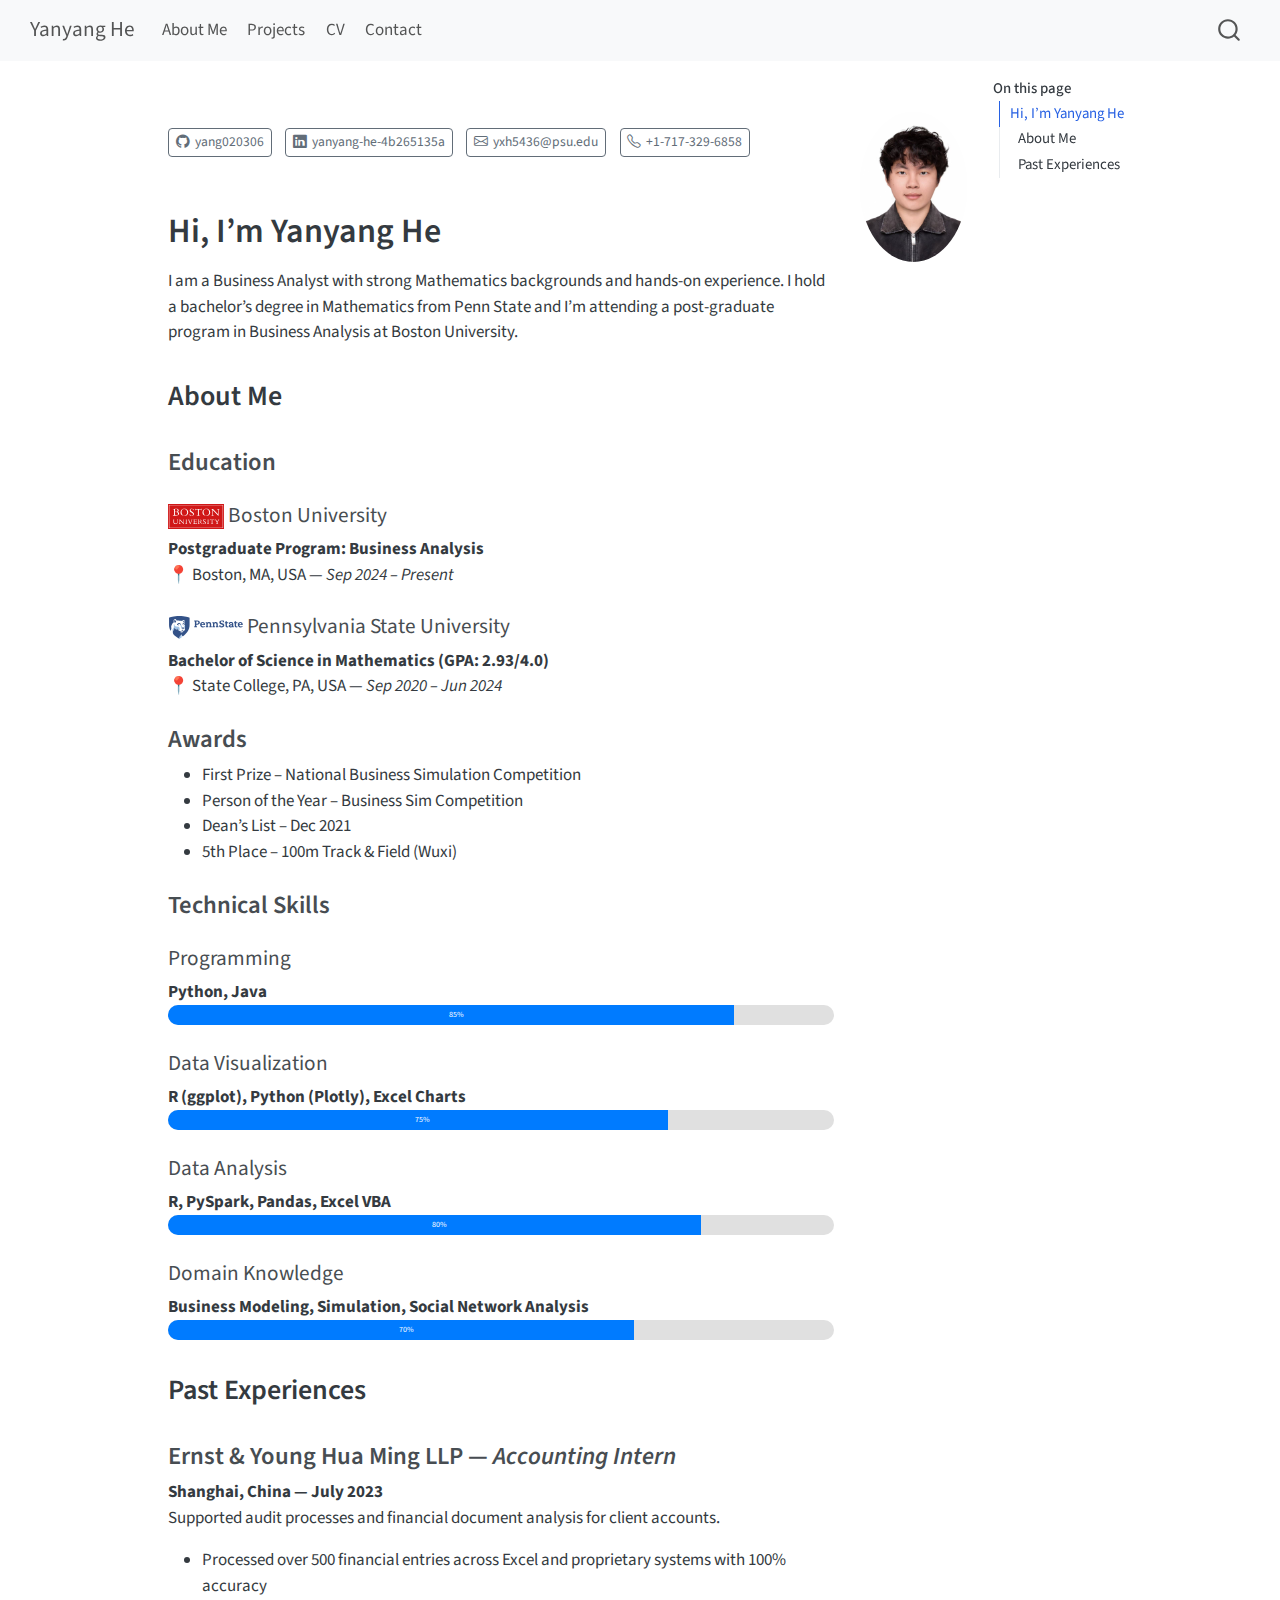
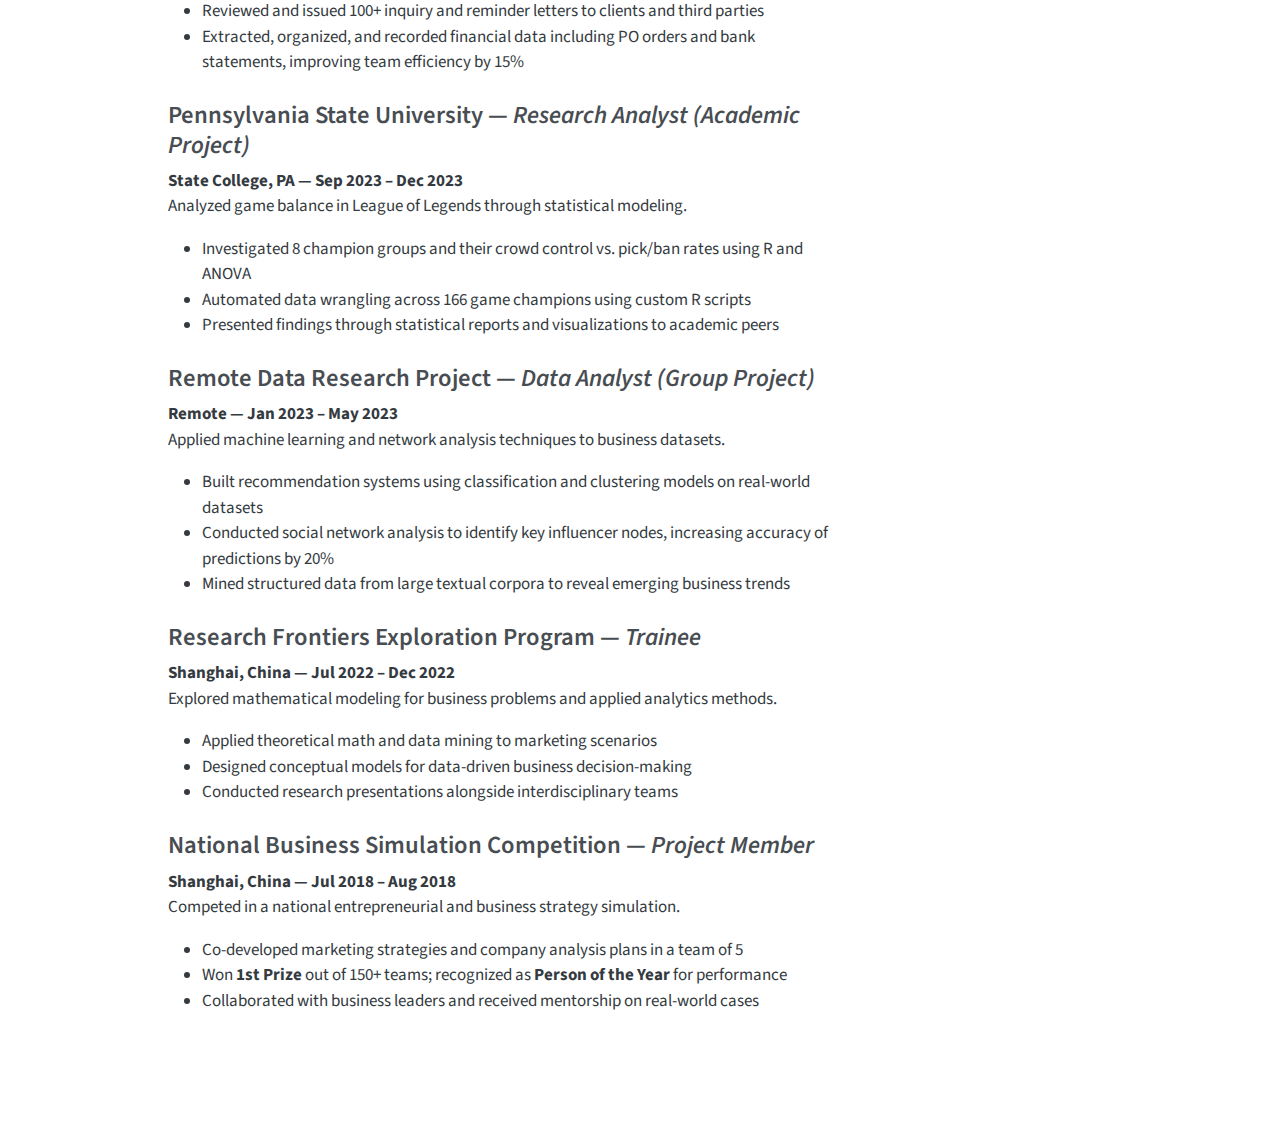
<file: index.html>
<!DOCTYPE html>
<html xmlns="http://www.w3.org/1999/xhtml" lang="en" xml:lang="en"><head>

<meta charset="utf-8">
<meta name="generator" content="quarto-1.6.43">

<meta name="viewport" content="width=device-width, initial-scale=1.0, user-scalable=yes">


<title>Yanyang He</title>
<style>
code{white-space: pre-wrap;}
span.smallcaps{font-variant: small-caps;}
div.columns{display: flex; gap: min(4vw, 1.5em);}
div.column{flex: auto; overflow-x: auto;}
div.hanging-indent{margin-left: 1.5em; text-indent: -1.5em;}
ul.task-list{list-style: none;}
ul.task-list li input[type="checkbox"] {
  width: 0.8em;
  margin: 0 0.8em 0.2em -1em; /* quarto-specific, see https://github.com/quarto-dev/quarto-cli/issues/4556 */ 
  vertical-align: middle;
}
</style>


<script src="site_libs/quarto-nav/quarto-nav.js"></script>
<script src="site_libs/quarto-nav/headroom.min.js"></script>
<script src="site_libs/clipboard/clipboard.min.js"></script>
<script src="site_libs/quarto-search/autocomplete.umd.js"></script>
<script src="site_libs/quarto-search/fuse.min.js"></script>
<script src="site_libs/quarto-search/quarto-search.js"></script>
<meta name="quarto:offset" content="./">
<script src="site_libs/quarto-html/quarto.js"></script>
<script src="site_libs/quarto-html/popper.min.js"></script>
<script src="site_libs/quarto-html/tippy.umd.min.js"></script>
<link href="site_libs/quarto-html/tippy.css" rel="stylesheet">
<link href="site_libs/quarto-html/quarto-syntax-highlighting-d4d76bf8491c20bad77d141916dc28e1.css" rel="stylesheet" id="quarto-text-highlighting-styles">
<script src="site_libs/bootstrap/bootstrap.min.js"></script>
<link href="site_libs/bootstrap/bootstrap-icons.css" rel="stylesheet">
<link href="site_libs/bootstrap/bootstrap-8647a4a42273f773479d27c00df3f9ed.min.css" rel="stylesheet" append-hash="true" id="quarto-bootstrap" data-mode="light">
<script id="quarto-search-options" type="application/json">{
  "location": "navbar",
  "copy-button": false,
  "collapse-after": 3,
  "panel-placement": "end",
  "type": "overlay",
  "limit": 50,
  "keyboard-shortcut": [
    "f",
    "/",
    "s"
  ],
  "show-item-context": false,
  "language": {
    "search-no-results-text": "No results",
    "search-matching-documents-text": "matching documents",
    "search-copy-link-title": "Copy link to search",
    "search-hide-matches-text": "Hide additional matches",
    "search-more-match-text": "more match in this document",
    "search-more-matches-text": "more matches in this document",
    "search-clear-button-title": "Clear",
    "search-text-placeholder": "",
    "search-detached-cancel-button-title": "Cancel",
    "search-submit-button-title": "Submit",
    "search-label": "Search"
  }
}</script>


<link rel="stylesheet" href="styles.css">
</head>

<body class="nav-fixed">

<div id="quarto-search-results"></div>
  <header id="quarto-header" class="headroom fixed-top">
    <nav class="navbar navbar-expand-lg " data-bs-theme="dark">
      <div class="navbar-container container-fluid">
      <div class="navbar-brand-container mx-auto">
    <a class="navbar-brand" href="./index.html">
    <span class="navbar-title">Yanyang He</span>
    </a>
  </div>
            <div id="quarto-search" class="" title="Search"></div>
          <button class="navbar-toggler" type="button" data-bs-toggle="collapse" data-bs-target="#navbarCollapse" aria-controls="navbarCollapse" role="menu" aria-expanded="false" aria-label="Toggle navigation" onclick="if (window.quartoToggleHeadroom) { window.quartoToggleHeadroom(); }">
  <span class="navbar-toggler-icon"></span>
</button>
          <div class="collapse navbar-collapse" id="navbarCollapse">
            <ul class="navbar-nav navbar-nav-scroll me-auto">
  <li class="nav-item">
    <a class="nav-link" href="./about.html"> 
<span class="menu-text">About Me</span></a>
  </li>  
  <li class="nav-item">
    <a class="nav-link" href="./projects.html"> 
<span class="menu-text">Projects</span></a>
  </li>  
  <li class="nav-item">
    <a class="nav-link" href="./cv.html"> 
<span class="menu-text">CV</span></a>
  </li>  
  <li class="nav-item">
    <a class="nav-link" href="./contact.html"> 
<span class="menu-text">Contact</span></a>
  </li>  
</ul>
          </div> <!-- /navcollapse -->
            <div class="quarto-navbar-tools">
</div>
      </div> <!-- /container-fluid -->
    </nav>
</header>
<!-- content -->
<div id="quarto-content" class="quarto-container page-columns page-rows-contents page-layout-article page-navbar">
<!-- sidebar -->
<!-- margin-sidebar -->
    <div id="quarto-margin-sidebar" class="sidebar margin-sidebar">
        <nav id="TOC" role="doc-toc" class="toc-active">
    <h2 id="toc-title">On this page</h2>
  <ul>
  <li><a href="#hi-im-yanyang-he" id="toc-hi-im-yanyang-he" class="nav-link active" data-scroll-target="#hi-im-yanyang-he">Hi, I’m Yanyang He</a>
  <ul class="collapse">
  <li><a href="#about-me" id="toc-about-me" class="nav-link" data-scroll-target="#about-me">About Me</a>
  <ul class="collapse">
  <li><a href="#education" id="toc-education" class="nav-link" data-scroll-target="#education">Education</a></li>
  <li><a href="#awards" id="toc-awards" class="nav-link" data-scroll-target="#awards">Awards</a></li>
  <li><a href="#technical-skills" id="toc-technical-skills" class="nav-link" data-scroll-target="#technical-skills">Technical Skills</a></li>
  </ul></li>
  <li><a href="#past-experiences" id="toc-past-experiences" class="nav-link" data-scroll-target="#past-experiences">Past Experiences</a>
  <ul class="collapse">
  <li><a href="#ernst-young-hua-ming-llp-accounting-intern" id="toc-ernst-young-hua-ming-llp-accounting-intern" class="nav-link" data-scroll-target="#ernst-young-hua-ming-llp-accounting-intern">Ernst &amp; Young Hua Ming LLP — <em>Accounting Intern</em></a></li>
  <li><a href="#pennsylvania-state-university-research-analyst-academic-project" id="toc-pennsylvania-state-university-research-analyst-academic-project" class="nav-link" data-scroll-target="#pennsylvania-state-university-research-analyst-academic-project">Pennsylvania State University — <em>Research Analyst (Academic Project)</em></a></li>
  <li><a href="#remote-data-research-project-data-analyst-group-project" id="toc-remote-data-research-project-data-analyst-group-project" class="nav-link" data-scroll-target="#remote-data-research-project-data-analyst-group-project">Remote Data Research Project — <em>Data Analyst (Group Project)</em></a></li>
  <li><a href="#research-frontiers-exploration-program-trainee" id="toc-research-frontiers-exploration-program-trainee" class="nav-link" data-scroll-target="#research-frontiers-exploration-program-trainee">Research Frontiers Exploration Program — <em>Trainee</em></a></li>
  <li><a href="#national-business-simulation-competition-project-member" id="toc-national-business-simulation-competition-project-member" class="nav-link" data-scroll-target="#national-business-simulation-competition-project-member">National Business Simulation Competition — <em>Project Member</em></a></li>
  </ul></li>
  </ul></li>
  </ul>
</nav>
    </div>
<!-- main -->
<div class="quarto-about-solana column-body">
  <div class="about-entity">
    <div class="entity-contents">
      <header id="title-block-header" class="quarto-title-block"></header> <div class="about-links">
  <a href="https://github.com/yang020306" class="about-link" rel="" target="">
    <i class="bi bi-github"></i>
     <span class="about-link-text">yang020306</span>
  </a>
  <a href="https://www.linkedin.com/in/yanyang-he-4b265135a" class="about-link" rel="" target="">
    <i class="bi bi-linkedin"></i>
     <span class="about-link-text">yanyang-he-4b265135a</span>
  </a>
  <a href="mailto:yxh5436@psu.edu" class="about-link" rel="" target="">
    <i class="bi bi-envelope"></i>
     <span class="about-link-text">yxh5436@psu.edu</span>
  </a>
  <a href="tel:+17173296858" class="about-link" rel="" target="">
    <i class="bi bi-telephone"></i>
     <span class="about-link-text">+1-717-329-6858</span>
  </a>
</div>
      <div class="about-contents"><main class="content" id="quarto-document-content">

<section id="hi-im-yanyang-he" class="level1">
<h1>Hi, I’m Yanyang He</h1>
<p>I am a Business Analyst with strong Mathematics backgrounds and hands-on experience. I hold a bachelor’s degree in Mathematics from Penn State and I’m attending a post-graduate program in Business Analysis at Boston University.</p>
<section id="about-me" class="level2">
<h2 data-anchor-id="about-me">About Me</h2>
<section id="education" class="level3">
<h3 data-anchor-id="education">Education</h3>
<section id="boston-university" class="level4">
<h4 data-anchor-id="boston-university"><img src="bu.svg" alt="BU logo" style="height: 25px; vertical-align: middle;"> Boston University</h4>
<p><strong>Postgraduate Program: Business Analysis</strong><br>
📍 Boston, MA, USA — <em>Sep 2024 – Present</em></p>
</section>
<section id="pennsylvania-state-university" class="level4">
<h4 data-anchor-id="pennsylvania-state-university"><img src="psu.svg" alt="PSU logo" style="height: 25px; vertical-align: middle;"> Pennsylvania State University</h4>
<p><strong>Bachelor of Science in Mathematics (GPA: 2.93/4.0)</strong><br>
📍 State College, PA, USA — <em>Sep 2020 – Jun 2024</em></p>
</section>
</section>
<section id="awards" class="level3">
<h3 data-anchor-id="awards">Awards</h3>
<ul>
<li>First Prize – National Business Simulation Competition<br>
</li>
<li>Person of the Year – Business Sim Competition<br>
</li>
<li>Dean’s List – Dec 2021<br>
</li>
<li>5th Place – 100m Track &amp; Field (Wuxi)</li>
</ul>
</section>
<section id="technical-skills" class="level3">
<h3 data-anchor-id="technical-skills">Technical Skills</h3>
<section id="programming" class="level4">
<h4 data-anchor-id="programming">Programming</h4>
<strong>Python, Java</strong>
<div class="progress">
<div class="progress-bar" role="progressbar" style="width: 85%;">
85%
</div>
</div>
</section>
<section id="data-visualization" class="level4">
<h4 data-anchor-id="data-visualization">Data Visualization</h4>
<strong>R (ggplot), Python (Plotly), Excel Charts</strong>
<div class="progress">
<div class="progress-bar" role="progressbar" style="width: 75%;">
75%
</div>
</div>
</section>
<section id="data-analysis" class="level4">
<h4 data-anchor-id="data-analysis">Data Analysis</h4>
<strong>R, PySpark, Pandas, Excel VBA</strong>
<div class="progress">
<div class="progress-bar" role="progressbar" style="width: 80%;">
80%
</div>
</div>
</section>
<section id="domain-knowledge" class="level4">
<h4 data-anchor-id="domain-knowledge">Domain Knowledge</h4>
<strong>Business Modeling, Simulation, Social Network Analysis</strong>
<div class="progress">
<div class="progress-bar" role="progressbar" style="width: 70%;">
70%
</div>
</div>
</section>
</section>
</section>
<section id="past-experiences" class="level2">
<h2 data-anchor-id="past-experiences">Past Experiences</h2>
<section id="ernst-young-hua-ming-llp-accounting-intern" class="level3">
<h3 data-anchor-id="ernst-young-hua-ming-llp-accounting-intern">Ernst &amp; Young Hua Ming LLP — <em>Accounting Intern</em></h3>
<p><strong>Shanghai, China — July 2023</strong><br>
Supported audit processes and financial document analysis for client accounts.</p>
<ul>
<li>Processed over 500 financial entries across Excel and proprietary systems with 100% accuracy<br>
</li>
<li>Reviewed and issued 100+ inquiry and reminder letters to clients and third parties<br>
</li>
<li>Extracted, organized, and recorded financial data including PO orders and bank statements, improving team efficiency by 15%</li>
</ul>
</section>
<section id="pennsylvania-state-university-research-analyst-academic-project" class="level3">
<h3 data-anchor-id="pennsylvania-state-university-research-analyst-academic-project">Pennsylvania State University — <em>Research Analyst (Academic Project)</em></h3>
<p><strong>State College, PA — Sep 2023 – Dec 2023</strong><br>
Analyzed game balance in League of Legends through statistical modeling.</p>
<ul>
<li>Investigated 8 champion groups and their crowd control vs.&nbsp;pick/ban rates using R and ANOVA<br>
</li>
<li>Automated data wrangling across 166 game champions using custom R scripts<br>
</li>
<li>Presented findings through statistical reports and visualizations to academic peers</li>
</ul>
</section>
<section id="remote-data-research-project-data-analyst-group-project" class="level3">
<h3 data-anchor-id="remote-data-research-project-data-analyst-group-project">Remote Data Research Project — <em>Data Analyst (Group Project)</em></h3>
<p><strong>Remote — Jan 2023 – May 2023</strong><br>
Applied machine learning and network analysis techniques to business datasets.</p>
<ul>
<li>Built recommendation systems using classification and clustering models on real-world datasets<br>
</li>
<li>Conducted social network analysis to identify key influencer nodes, increasing accuracy of predictions by 20%<br>
</li>
<li>Mined structured data from large textual corpora to reveal emerging business trends</li>
</ul>
</section>
<section id="research-frontiers-exploration-program-trainee" class="level3">
<h3 data-anchor-id="research-frontiers-exploration-program-trainee">Research Frontiers Exploration Program — <em>Trainee</em></h3>
<p><strong>Shanghai, China — Jul 2022 – Dec 2022</strong><br>
Explored mathematical modeling for business problems and applied analytics methods.</p>
<ul>
<li>Applied theoretical math and data mining to marketing scenarios<br>
</li>
<li>Designed conceptual models for data-driven business decision-making<br>
</li>
<li>Conducted research presentations alongside interdisciplinary teams</li>
</ul>
</section>
<section id="national-business-simulation-competition-project-member" class="level3">
<h3 data-anchor-id="national-business-simulation-competition-project-member">National Business Simulation Competition — <em>Project Member</em></h3>
<p><strong>Shanghai, China — Jul 2018 – Aug 2018</strong><br>
Competed in a national entrepreneurial and business strategy simulation.</p>
<ul>
<li>Co-developed marketing strategies and company analysis plans in a team of 5<br>
</li>
<li>Won <strong>1st Prize</strong> out of 150+ teams; recognized as <strong>Person of the Year</strong> for performance<br>
</li>
<li>Collaborated with business leaders and received mentorship on real-world cases</li>
</ul>


</section>
</section>
</section>
</main></div>
    </div>
    <img src="me.png" class="about-image
  round " style="height: 150px; width: 150px;">
  </div>
</div>
 <!-- /main -->
<script id="quarto-html-after-body" type="application/javascript">
window.document.addEventListener("DOMContentLoaded", function (event) {
  const toggleBodyColorMode = (bsSheetEl) => {
    const mode = bsSheetEl.getAttribute("data-mode");
    const bodyEl = window.document.querySelector("body");
    if (mode === "dark") {
      bodyEl.classList.add("quarto-dark");
      bodyEl.classList.remove("quarto-light");
    } else {
      bodyEl.classList.add("quarto-light");
      bodyEl.classList.remove("quarto-dark");
    }
  }
  const toggleBodyColorPrimary = () => {
    const bsSheetEl = window.document.querySelector("link#quarto-bootstrap");
    if (bsSheetEl) {
      toggleBodyColorMode(bsSheetEl);
    }
  }
  toggleBodyColorPrimary();  
  const isCodeAnnotation = (el) => {
    for (const clz of el.classList) {
      if (clz.startsWith('code-annotation-')) {                     
        return true;
      }
    }
    return false;
  }
  const onCopySuccess = function(e) {
    // button target
    const button = e.trigger;
    // don't keep focus
    button.blur();
    // flash "checked"
    button.classList.add('code-copy-button-checked');
    var currentTitle = button.getAttribute("title");
    button.setAttribute("title", "Copied!");
    let tooltip;
    if (window.bootstrap) {
      button.setAttribute("data-bs-toggle", "tooltip");
      button.setAttribute("data-bs-placement", "left");
      button.setAttribute("data-bs-title", "Copied!");
      tooltip = new bootstrap.Tooltip(button, 
        { trigger: "manual", 
          customClass: "code-copy-button-tooltip",
          offset: [0, -8]});
      tooltip.show();    
    }
    setTimeout(function() {
      if (tooltip) {
        tooltip.hide();
        button.removeAttribute("data-bs-title");
        button.removeAttribute("data-bs-toggle");
        button.removeAttribute("data-bs-placement");
      }
      button.setAttribute("title", currentTitle);
      button.classList.remove('code-copy-button-checked');
    }, 1000);
    // clear code selection
    e.clearSelection();
  }
  const getTextToCopy = function(trigger) {
      const codeEl = trigger.previousElementSibling.cloneNode(true);
      for (const childEl of codeEl.children) {
        if (isCodeAnnotation(childEl)) {
          childEl.remove();
        }
      }
      return codeEl.innerText;
  }
  const clipboard = new window.ClipboardJS('.code-copy-button:not([data-in-quarto-modal])', {
    text: getTextToCopy
  });
  clipboard.on('success', onCopySuccess);
  if (window.document.getElementById('quarto-embedded-source-code-modal')) {
    const clipboardModal = new window.ClipboardJS('.code-copy-button[data-in-quarto-modal]', {
      text: getTextToCopy,
      container: window.document.getElementById('quarto-embedded-source-code-modal')
    });
    clipboardModal.on('success', onCopySuccess);
  }
    var localhostRegex = new RegExp(/^(?:http|https):\/\/localhost\:?[0-9]*\//);
    var mailtoRegex = new RegExp(/^mailto:/);
      var filterRegex = new RegExp('/' + window.location.host + '/');
    var isInternal = (href) => {
        return filterRegex.test(href) || localhostRegex.test(href) || mailtoRegex.test(href);
    }
    // Inspect non-navigation links and adorn them if external
 	var links = window.document.querySelectorAll('a[href]:not(.nav-link):not(.navbar-brand):not(.toc-action):not(.sidebar-link):not(.sidebar-item-toggle):not(.pagination-link):not(.no-external):not([aria-hidden]):not(.dropdown-item):not(.quarto-navigation-tool):not(.about-link)');
    for (var i=0; i<links.length; i++) {
      const link = links[i];
      if (!isInternal(link.href)) {
        // undo the damage that might have been done by quarto-nav.js in the case of
        // links that we want to consider external
        if (link.dataset.originalHref !== undefined) {
          link.href = link.dataset.originalHref;
        }
      }
    }
  function tippyHover(el, contentFn, onTriggerFn, onUntriggerFn) {
    const config = {
      allowHTML: true,
      maxWidth: 500,
      delay: 100,
      arrow: false,
      appendTo: function(el) {
          return el.parentElement;
      },
      interactive: true,
      interactiveBorder: 10,
      theme: 'quarto',
      placement: 'bottom-start',
    };
    if (contentFn) {
      config.content = contentFn;
    }
    if (onTriggerFn) {
      config.onTrigger = onTriggerFn;
    }
    if (onUntriggerFn) {
      config.onUntrigger = onUntriggerFn;
    }
    window.tippy(el, config); 
  }
  const noterefs = window.document.querySelectorAll('a[role="doc-noteref"]');
  for (var i=0; i<noterefs.length; i++) {
    const ref = noterefs[i];
    tippyHover(ref, function() {
      // use id or data attribute instead here
      let href = ref.getAttribute('data-footnote-href') || ref.getAttribute('href');
      try { href = new URL(href).hash; } catch {}
      const id = href.replace(/^#\/?/, "");
      const note = window.document.getElementById(id);
      if (note) {
        return note.innerHTML;
      } else {
        return "";
      }
    });
  }
  const xrefs = window.document.querySelectorAll('a.quarto-xref');
  const processXRef = (id, note) => {
    // Strip column container classes
    const stripColumnClz = (el) => {
      el.classList.remove("page-full", "page-columns");
      if (el.children) {
        for (const child of el.children) {
          stripColumnClz(child);
        }
      }
    }
    stripColumnClz(note)
    if (id === null || id.startsWith('sec-')) {
      // Special case sections, only their first couple elements
      const container = document.createElement("div");
      if (note.children && note.children.length > 2) {
        container.appendChild(note.children[0].cloneNode(true));
        for (let i = 1; i < note.children.length; i++) {
          const child = note.children[i];
          if (child.tagName === "P" && child.innerText === "") {
            continue;
          } else {
            container.appendChild(child.cloneNode(true));
            break;
          }
        }
        if (window.Quarto?.typesetMath) {
          window.Quarto.typesetMath(container);
        }
        return container.innerHTML
      } else {
        if (window.Quarto?.typesetMath) {
          window.Quarto.typesetMath(note);
        }
        return note.innerHTML;
      }
    } else {
      // Remove any anchor links if they are present
      const anchorLink = note.querySelector('a.anchorjs-link');
      if (anchorLink) {
        anchorLink.remove();
      }
      if (window.Quarto?.typesetMath) {
        window.Quarto.typesetMath(note);
      }
      if (note.classList.contains("callout")) {
        return note.outerHTML;
      } else {
        return note.innerHTML;
      }
    }
  }
  for (var i=0; i<xrefs.length; i++) {
    const xref = xrefs[i];
    tippyHover(xref, undefined, function(instance) {
      instance.disable();
      let url = xref.getAttribute('href');
      let hash = undefined; 
      if (url.startsWith('#')) {
        hash = url;
      } else {
        try { hash = new URL(url).hash; } catch {}
      }
      if (hash) {
        const id = hash.replace(/^#\/?/, "");
        const note = window.document.getElementById(id);
        if (note !== null) {
          try {
            const html = processXRef(id, note.cloneNode(true));
            instance.setContent(html);
          } finally {
            instance.enable();
            instance.show();
          }
        } else {
          // See if we can fetch this
          fetch(url.split('#')[0])
          .then(res => res.text())
          .then(html => {
            const parser = new DOMParser();
            const htmlDoc = parser.parseFromString(html, "text/html");
            const note = htmlDoc.getElementById(id);
            if (note !== null) {
              const html = processXRef(id, note);
              instance.setContent(html);
            } 
          }).finally(() => {
            instance.enable();
            instance.show();
          });
        }
      } else {
        // See if we can fetch a full url (with no hash to target)
        // This is a special case and we should probably do some content thinning / targeting
        fetch(url)
        .then(res => res.text())
        .then(html => {
          const parser = new DOMParser();
          const htmlDoc = parser.parseFromString(html, "text/html");
          const note = htmlDoc.querySelector('main.content');
          if (note !== null) {
            // This should only happen for chapter cross references
            // (since there is no id in the URL)
            // remove the first header
            if (note.children.length > 0 && note.children[0].tagName === "HEADER") {
              note.children[0].remove();
            }
            const html = processXRef(null, note);
            instance.setContent(html);
          } 
        }).finally(() => {
          instance.enable();
          instance.show();
        });
      }
    }, function(instance) {
    });
  }
      let selectedAnnoteEl;
      const selectorForAnnotation = ( cell, annotation) => {
        let cellAttr = 'data-code-cell="' + cell + '"';
        let lineAttr = 'data-code-annotation="' +  annotation + '"';
        const selector = 'span[' + cellAttr + '][' + lineAttr + ']';
        return selector;
      }
      const selectCodeLines = (annoteEl) => {
        const doc = window.document;
        const targetCell = annoteEl.getAttribute("data-target-cell");
        const targetAnnotation = annoteEl.getAttribute("data-target-annotation");
        const annoteSpan = window.document.querySelector(selectorForAnnotation(targetCell, targetAnnotation));
        const lines = annoteSpan.getAttribute("data-code-lines").split(",");
        const lineIds = lines.map((line) => {
          return targetCell + "-" + line;
        })
        let top = null;
        let height = null;
        let parent = null;
        if (lineIds.length > 0) {
            //compute the position of the single el (top and bottom and make a div)
            const el = window.document.getElementById(lineIds[0]);
            top = el.offsetTop;
            height = el.offsetHeight;
            parent = el.parentElement.parentElement;
          if (lineIds.length > 1) {
            const lastEl = window.document.getElementById(lineIds[lineIds.length - 1]);
            const bottom = lastEl.offsetTop + lastEl.offsetHeight;
            height = bottom - top;
          }
          if (top !== null && height !== null && parent !== null) {
            // cook up a div (if necessary) and position it 
            let div = window.document.getElementById("code-annotation-line-highlight");
            if (div === null) {
              div = window.document.createElement("div");
              div.setAttribute("id", "code-annotation-line-highlight");
              div.style.position = 'absolute';
              parent.appendChild(div);
            }
            div.style.top = top - 2 + "px";
            div.style.height = height + 4 + "px";
            div.style.left = 0;
            let gutterDiv = window.document.getElementById("code-annotation-line-highlight-gutter");
            if (gutterDiv === null) {
              gutterDiv = window.document.createElement("div");
              gutterDiv.setAttribute("id", "code-annotation-line-highlight-gutter");
              gutterDiv.style.position = 'absolute';
              const codeCell = window.document.getElementById(targetCell);
              const gutter = codeCell.querySelector('.code-annotation-gutter');
              gutter.appendChild(gutterDiv);
            }
            gutterDiv.style.top = top - 2 + "px";
            gutterDiv.style.height = height + 4 + "px";
          }
          selectedAnnoteEl = annoteEl;
        }
      };
      const unselectCodeLines = () => {
        const elementsIds = ["code-annotation-line-highlight", "code-annotation-line-highlight-gutter"];
        elementsIds.forEach((elId) => {
          const div = window.document.getElementById(elId);
          if (div) {
            div.remove();
          }
        });
        selectedAnnoteEl = undefined;
      };
        // Handle positioning of the toggle
    window.addEventListener(
      "resize",
      throttle(() => {
        elRect = undefined;
        if (selectedAnnoteEl) {
          selectCodeLines(selectedAnnoteEl);
        }
      }, 10)
    );
    function throttle(fn, ms) {
    let throttle = false;
    let timer;
      return (...args) => {
        if(!throttle) { // first call gets through
            fn.apply(this, args);
            throttle = true;
        } else { // all the others get throttled
            if(timer) clearTimeout(timer); // cancel #2
            timer = setTimeout(() => {
              fn.apply(this, args);
              timer = throttle = false;
            }, ms);
        }
      };
    }
      // Attach click handler to the DT
      const annoteDls = window.document.querySelectorAll('dt[data-target-cell]');
      for (const annoteDlNode of annoteDls) {
        annoteDlNode.addEventListener('click', (event) => {
          const clickedEl = event.target;
          if (clickedEl !== selectedAnnoteEl) {
            unselectCodeLines();
            const activeEl = window.document.querySelector('dt[data-target-cell].code-annotation-active');
            if (activeEl) {
              activeEl.classList.remove('code-annotation-active');
            }
            selectCodeLines(clickedEl);
            clickedEl.classList.add('code-annotation-active');
          } else {
            // Unselect the line
            unselectCodeLines();
            clickedEl.classList.remove('code-annotation-active');
          }
        });
      }
  const findCites = (el) => {
    const parentEl = el.parentElement;
    if (parentEl) {
      const cites = parentEl.dataset.cites;
      if (cites) {
        return {
          el,
          cites: cites.split(' ')
        };
      } else {
        return findCites(el.parentElement)
      }
    } else {
      return undefined;
    }
  };
  var bibliorefs = window.document.querySelectorAll('a[role="doc-biblioref"]');
  for (var i=0; i<bibliorefs.length; i++) {
    const ref = bibliorefs[i];
    const citeInfo = findCites(ref);
    if (citeInfo) {
      tippyHover(citeInfo.el, function() {
        var popup = window.document.createElement('div');
        citeInfo.cites.forEach(function(cite) {
          var citeDiv = window.document.createElement('div');
          citeDiv.classList.add('hanging-indent');
          citeDiv.classList.add('csl-entry');
          var biblioDiv = window.document.getElementById('ref-' + cite);
          if (biblioDiv) {
            citeDiv.innerHTML = biblioDiv.innerHTML;
          }
          popup.appendChild(citeDiv);
        });
        return popup.innerHTML;
      });
    }
  }
});
</script>
</div> <!-- /content -->




</body></html>
</file>
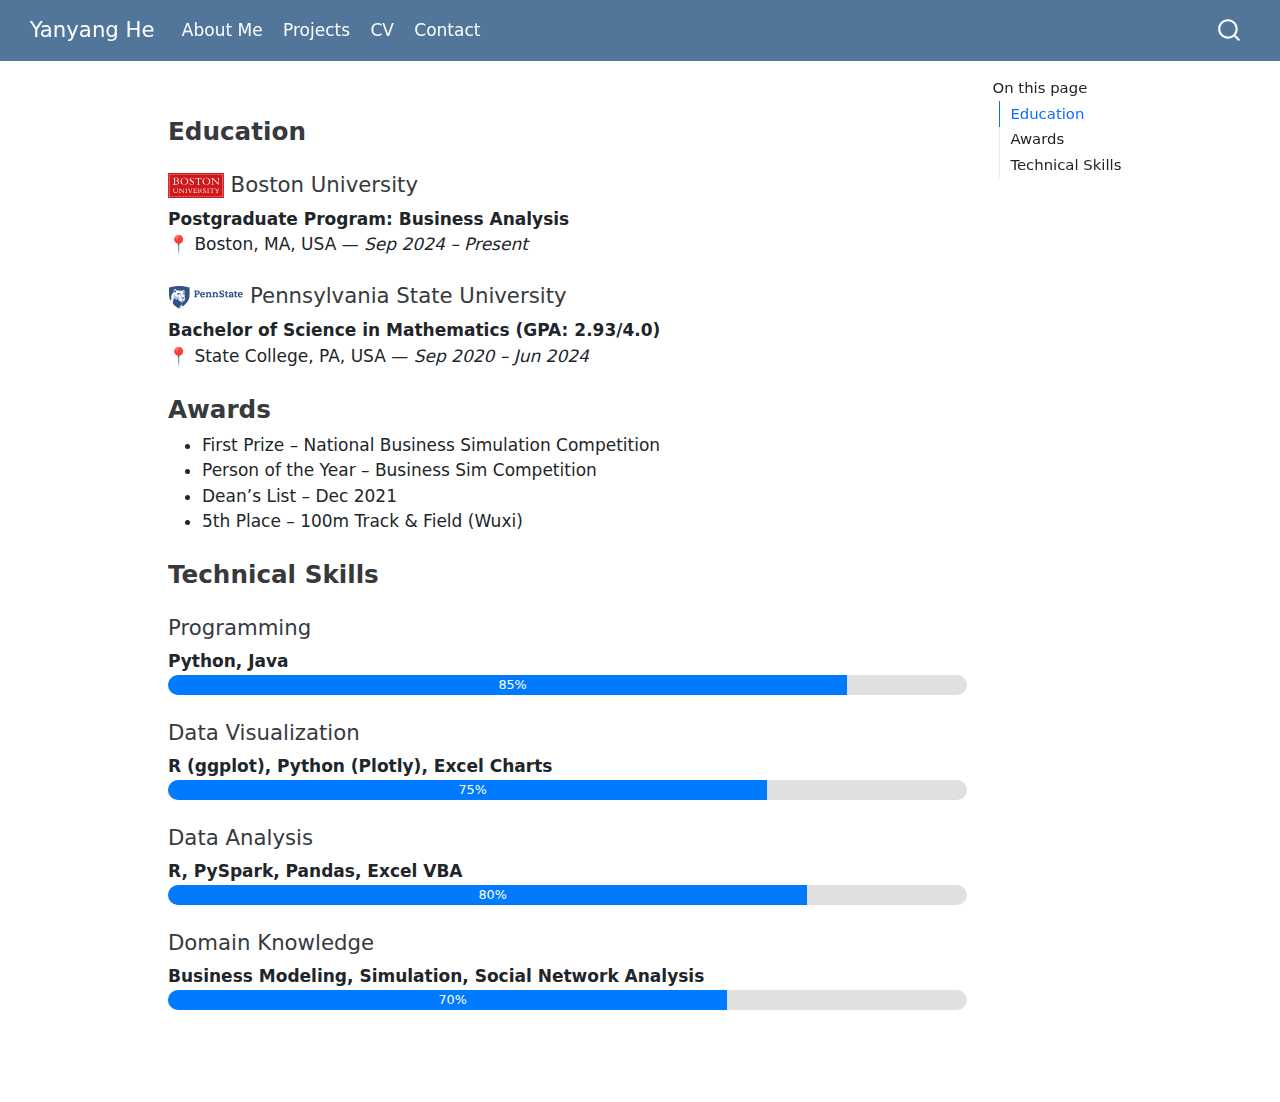
<file: about.html>
<!DOCTYPE html>
<html xmlns="http://www.w3.org/1999/xhtml" lang="en" xml:lang="en"><head>

<meta charset="utf-8">
<meta name="generator" content="quarto-1.6.43">

<meta name="viewport" content="width=device-width, initial-scale=1.0, user-scalable=yes">


<title>about – Yanyang He</title>
<style>
code{white-space: pre-wrap;}
span.smallcaps{font-variant: small-caps;}
div.columns{display: flex; gap: min(4vw, 1.5em);}
div.column{flex: auto; overflow-x: auto;}
div.hanging-indent{margin-left: 1.5em; text-indent: -1.5em;}
ul.task-list{list-style: none;}
ul.task-list li input[type="checkbox"] {
  width: 0.8em;
  margin: 0 0.8em 0.2em -1em; /* quarto-specific, see https://github.com/quarto-dev/quarto-cli/issues/4556 */ 
  vertical-align: middle;
}
</style>


<script src="site_libs/quarto-nav/quarto-nav.js"></script>
<script src="site_libs/quarto-nav/headroom.min.js"></script>
<script src="site_libs/clipboard/clipboard.min.js"></script>
<script src="site_libs/quarto-search/autocomplete.umd.js"></script>
<script src="site_libs/quarto-search/fuse.min.js"></script>
<script src="site_libs/quarto-search/quarto-search.js"></script>
<meta name="quarto:offset" content="./">
<script src="site_libs/quarto-html/quarto.js"></script>
<script src="site_libs/quarto-html/popper.min.js"></script>
<script src="site_libs/quarto-html/tippy.umd.min.js"></script>
<script src="site_libs/quarto-html/anchor.min.js"></script>
<link href="site_libs/quarto-html/tippy.css" rel="stylesheet">
<link href="site_libs/quarto-html/quarto-syntax-highlighting-d4d76bf8491c20bad77d141916dc28e1.css" rel="stylesheet" id="quarto-text-highlighting-styles">
<script src="site_libs/bootstrap/bootstrap.min.js"></script>
<link href="site_libs/bootstrap/bootstrap-icons.css" rel="stylesheet">
<link href="site_libs/bootstrap/bootstrap-831a6e13d34e89ab8943621a9b1bffba.min.css" rel="stylesheet" append-hash="true" id="quarto-bootstrap" data-mode="light">
<script id="quarto-search-options" type="application/json">{
  "location": "navbar",
  "copy-button": false,
  "collapse-after": 3,
  "panel-placement": "end",
  "type": "overlay",
  "limit": 50,
  "keyboard-shortcut": [
    "f",
    "/",
    "s"
  ],
  "show-item-context": false,
  "language": {
    "search-no-results-text": "No results",
    "search-matching-documents-text": "matching documents",
    "search-copy-link-title": "Copy link to search",
    "search-hide-matches-text": "Hide additional matches",
    "search-more-match-text": "more match in this document",
    "search-more-matches-text": "more matches in this document",
    "search-clear-button-title": "Clear",
    "search-text-placeholder": "",
    "search-detached-cancel-button-title": "Cancel",
    "search-submit-button-title": "Submit",
    "search-label": "Search"
  }
}</script>


<link rel="stylesheet" href="styles.css">
</head>

<body class="nav-fixed">

<div id="quarto-search-results"></div>
  <header id="quarto-header" class="headroom fixed-top">
    <nav class="navbar navbar-expand-lg " data-bs-theme="dark">
      <div class="navbar-container container-fluid">
      <div class="navbar-brand-container mx-auto">
    <a class="navbar-brand" href="./index.html">
    <span class="navbar-title">Yanyang He</span>
    </a>
  </div>
            <div id="quarto-search" class="" title="Search"></div>
          <button class="navbar-toggler" type="button" data-bs-toggle="collapse" data-bs-target="#navbarCollapse" aria-controls="navbarCollapse" role="menu" aria-expanded="false" aria-label="Toggle navigation" onclick="if (window.quartoToggleHeadroom) { window.quartoToggleHeadroom(); }">
  <span class="navbar-toggler-icon"></span>
</button>
          <div class="collapse navbar-collapse" id="navbarCollapse">
            <ul class="navbar-nav navbar-nav-scroll me-auto">
  <li class="nav-item">
    <a class="nav-link active" href="./about.html" aria-current="page"> 
<span class="menu-text">About Me</span></a>
  </li>  
  <li class="nav-item">
    <a class="nav-link" href="./projects.html"> 
<span class="menu-text">Projects</span></a>
  </li>  
  <li class="nav-item">
    <a class="nav-link" href="./cv.html"> 
<span class="menu-text">CV</span></a>
  </li>  
  <li class="nav-item">
    <a class="nav-link" href="./contact.html"> 
<span class="menu-text">Contact</span></a>
  </li>  
</ul>
          </div> <!-- /navcollapse -->
            <div class="quarto-navbar-tools">
</div>
      </div> <!-- /container-fluid -->
    </nav>
</header>
<!-- content -->
<div id="quarto-content" class="quarto-container page-columns page-rows-contents page-layout-article page-navbar">
<!-- sidebar -->
<!-- margin-sidebar -->
    <div id="quarto-margin-sidebar" class="sidebar margin-sidebar">
        <nav id="TOC" role="doc-toc" class="toc-active">
    <h2 id="toc-title">On this page</h2>
   
  <ul>
  <li><a href="#education" id="toc-education" class="nav-link active" data-scroll-target="#education">Education</a></li>
  <li><a href="#awards" id="toc-awards" class="nav-link" data-scroll-target="#awards">Awards</a></li>
  <li><a href="#technical-skills" id="toc-technical-skills" class="nav-link" data-scroll-target="#technical-skills">Technical Skills</a></li>
  </ul>
</nav>
    </div>
<!-- main -->
<main class="content" id="quarto-document-content"><header id="title-block-header" class="quarto-title-block"></header>




<section id="education" class="level3">
<h3 class="anchored" data-anchor-id="education">Education</h3>
<section id="boston-university" class="level4">
<h4 class="anchored" data-anchor-id="boston-university"><img src="bu.svg" alt="BU logo" style="height: 25px; vertical-align: middle;"> Boston University</h4>
<p><strong>Postgraduate Program: Business Analysis</strong><br>
📍 Boston, MA, USA — <em>Sep 2024 – Present</em></p>
</section>
<section id="pennsylvania-state-university" class="level4">
<h4 class="anchored" data-anchor-id="pennsylvania-state-university"><img src="psu.svg" alt="PSU logo" style="height: 25px; vertical-align: middle;"> Pennsylvania State University</h4>
<p><strong>Bachelor of Science in Mathematics (GPA: 2.93/4.0)</strong><br>
📍 State College, PA, USA — <em>Sep 2020 – Jun 2024</em></p>
</section>
</section>
<section id="awards" class="level3">
<h3 class="anchored" data-anchor-id="awards">Awards</h3>
<ul>
<li>First Prize – National Business Simulation Competition<br>
</li>
<li>Person of the Year – Business Sim Competition<br>
</li>
<li>Dean’s List – Dec 2021<br>
</li>
<li>5th Place – 100m Track &amp; Field (Wuxi)</li>
</ul>
</section>
<section id="technical-skills" class="level3">
<h3 class="anchored" data-anchor-id="technical-skills">Technical Skills</h3>
<section id="programming" class="level4">
<h4 class="anchored" data-anchor-id="programming">Programming</h4>
<strong>Python, Java</strong>
<div class="progress">
<div class="progress-bar" role="progressbar" style="width: 85%;">
85%
</div>
</div>
</section>
<section id="data-visualization" class="level4">
<h4 class="anchored" data-anchor-id="data-visualization">Data Visualization</h4>
<strong>R (ggplot), Python (Plotly), Excel Charts</strong>
<div class="progress">
<div class="progress-bar" role="progressbar" style="width: 75%;">
75%
</div>
</div>
</section>
<section id="data-analysis" class="level4">
<h4 class="anchored" data-anchor-id="data-analysis">Data Analysis</h4>
<strong>R, PySpark, Pandas, Excel VBA</strong>
<div class="progress">
<div class="progress-bar" role="progressbar" style="width: 80%;">
80%
</div>
</div>
</section>
<section id="domain-knowledge" class="level4">
<h4 class="anchored" data-anchor-id="domain-knowledge">Domain Knowledge</h4>
<strong>Business Modeling, Simulation, Social Network Analysis</strong>
<div class="progress">
<div class="progress-bar" role="progressbar" style="width: 70%;">
70%
</div>
</div>


</section>
</section>

</main> <!-- /main -->
<script id="quarto-html-after-body" type="application/javascript">
window.document.addEventListener("DOMContentLoaded", function (event) {
  const toggleBodyColorMode = (bsSheetEl) => {
    const mode = bsSheetEl.getAttribute("data-mode");
    const bodyEl = window.document.querySelector("body");
    if (mode === "dark") {
      bodyEl.classList.add("quarto-dark");
      bodyEl.classList.remove("quarto-light");
    } else {
      bodyEl.classList.add("quarto-light");
      bodyEl.classList.remove("quarto-dark");
    }
  }
  const toggleBodyColorPrimary = () => {
    const bsSheetEl = window.document.querySelector("link#quarto-bootstrap");
    if (bsSheetEl) {
      toggleBodyColorMode(bsSheetEl);
    }
  }
  toggleBodyColorPrimary();  
  const icon = "";
  const anchorJS = new window.AnchorJS();
  anchorJS.options = {
    placement: 'right',
    icon: icon
  };
  anchorJS.add('.anchored');
  const isCodeAnnotation = (el) => {
    for (const clz of el.classList) {
      if (clz.startsWith('code-annotation-')) {                     
        return true;
      }
    }
    return false;
  }
  const onCopySuccess = function(e) {
    // button target
    const button = e.trigger;
    // don't keep focus
    button.blur();
    // flash "checked"
    button.classList.add('code-copy-button-checked');
    var currentTitle = button.getAttribute("title");
    button.setAttribute("title", "Copied!");
    let tooltip;
    if (window.bootstrap) {
      button.setAttribute("data-bs-toggle", "tooltip");
      button.setAttribute("data-bs-placement", "left");
      button.setAttribute("data-bs-title", "Copied!");
      tooltip = new bootstrap.Tooltip(button, 
        { trigger: "manual", 
          customClass: "code-copy-button-tooltip",
          offset: [0, -8]});
      tooltip.show();    
    }
    setTimeout(function() {
      if (tooltip) {
        tooltip.hide();
        button.removeAttribute("data-bs-title");
        button.removeAttribute("data-bs-toggle");
        button.removeAttribute("data-bs-placement");
      }
      button.setAttribute("title", currentTitle);
      button.classList.remove('code-copy-button-checked');
    }, 1000);
    // clear code selection
    e.clearSelection();
  }
  const getTextToCopy = function(trigger) {
      const codeEl = trigger.previousElementSibling.cloneNode(true);
      for (const childEl of codeEl.children) {
        if (isCodeAnnotation(childEl)) {
          childEl.remove();
        }
      }
      return codeEl.innerText;
  }
  const clipboard = new window.ClipboardJS('.code-copy-button:not([data-in-quarto-modal])', {
    text: getTextToCopy
  });
  clipboard.on('success', onCopySuccess);
  if (window.document.getElementById('quarto-embedded-source-code-modal')) {
    const clipboardModal = new window.ClipboardJS('.code-copy-button[data-in-quarto-modal]', {
      text: getTextToCopy,
      container: window.document.getElementById('quarto-embedded-source-code-modal')
    });
    clipboardModal.on('success', onCopySuccess);
  }
    var localhostRegex = new RegExp(/^(?:http|https):\/\/localhost\:?[0-9]*\//);
    var mailtoRegex = new RegExp(/^mailto:/);
      var filterRegex = new RegExp('/' + window.location.host + '/');
    var isInternal = (href) => {
        return filterRegex.test(href) || localhostRegex.test(href) || mailtoRegex.test(href);
    }
    // Inspect non-navigation links and adorn them if external
 	var links = window.document.querySelectorAll('a[href]:not(.nav-link):not(.navbar-brand):not(.toc-action):not(.sidebar-link):not(.sidebar-item-toggle):not(.pagination-link):not(.no-external):not([aria-hidden]):not(.dropdown-item):not(.quarto-navigation-tool):not(.about-link)');
    for (var i=0; i<links.length; i++) {
      const link = links[i];
      if (!isInternal(link.href)) {
        // undo the damage that might have been done by quarto-nav.js in the case of
        // links that we want to consider external
        if (link.dataset.originalHref !== undefined) {
          link.href = link.dataset.originalHref;
        }
      }
    }
  function tippyHover(el, contentFn, onTriggerFn, onUntriggerFn) {
    const config = {
      allowHTML: true,
      maxWidth: 500,
      delay: 100,
      arrow: false,
      appendTo: function(el) {
          return el.parentElement;
      },
      interactive: true,
      interactiveBorder: 10,
      theme: 'quarto',
      placement: 'bottom-start',
    };
    if (contentFn) {
      config.content = contentFn;
    }
    if (onTriggerFn) {
      config.onTrigger = onTriggerFn;
    }
    if (onUntriggerFn) {
      config.onUntrigger = onUntriggerFn;
    }
    window.tippy(el, config); 
  }
  const noterefs = window.document.querySelectorAll('a[role="doc-noteref"]');
  for (var i=0; i<noterefs.length; i++) {
    const ref = noterefs[i];
    tippyHover(ref, function() {
      // use id or data attribute instead here
      let href = ref.getAttribute('data-footnote-href') || ref.getAttribute('href');
      try { href = new URL(href).hash; } catch {}
      const id = href.replace(/^#\/?/, "");
      const note = window.document.getElementById(id);
      if (note) {
        return note.innerHTML;
      } else {
        return "";
      }
    });
  }
  const xrefs = window.document.querySelectorAll('a.quarto-xref');
  const processXRef = (id, note) => {
    // Strip column container classes
    const stripColumnClz = (el) => {
      el.classList.remove("page-full", "page-columns");
      if (el.children) {
        for (const child of el.children) {
          stripColumnClz(child);
        }
      }
    }
    stripColumnClz(note)
    if (id === null || id.startsWith('sec-')) {
      // Special case sections, only their first couple elements
      const container = document.createElement("div");
      if (note.children && note.children.length > 2) {
        container.appendChild(note.children[0].cloneNode(true));
        for (let i = 1; i < note.children.length; i++) {
          const child = note.children[i];
          if (child.tagName === "P" && child.innerText === "") {
            continue;
          } else {
            container.appendChild(child.cloneNode(true));
            break;
          }
        }
        if (window.Quarto?.typesetMath) {
          window.Quarto.typesetMath(container);
        }
        return container.innerHTML
      } else {
        if (window.Quarto?.typesetMath) {
          window.Quarto.typesetMath(note);
        }
        return note.innerHTML;
      }
    } else {
      // Remove any anchor links if they are present
      const anchorLink = note.querySelector('a.anchorjs-link');
      if (anchorLink) {
        anchorLink.remove();
      }
      if (window.Quarto?.typesetMath) {
        window.Quarto.typesetMath(note);
      }
      if (note.classList.contains("callout")) {
        return note.outerHTML;
      } else {
        return note.innerHTML;
      }
    }
  }
  for (var i=0; i<xrefs.length; i++) {
    const xref = xrefs[i];
    tippyHover(xref, undefined, function(instance) {
      instance.disable();
      let url = xref.getAttribute('href');
      let hash = undefined; 
      if (url.startsWith('#')) {
        hash = url;
      } else {
        try { hash = new URL(url).hash; } catch {}
      }
      if (hash) {
        const id = hash.replace(/^#\/?/, "");
        const note = window.document.getElementById(id);
        if (note !== null) {
          try {
            const html = processXRef(id, note.cloneNode(true));
            instance.setContent(html);
          } finally {
            instance.enable();
            instance.show();
          }
        } else {
          // See if we can fetch this
          fetch(url.split('#')[0])
          .then(res => res.text())
          .then(html => {
            const parser = new DOMParser();
            const htmlDoc = parser.parseFromString(html, "text/html");
            const note = htmlDoc.getElementById(id);
            if (note !== null) {
              const html = processXRef(id, note);
              instance.setContent(html);
            } 
          }).finally(() => {
            instance.enable();
            instance.show();
          });
        }
      } else {
        // See if we can fetch a full url (with no hash to target)
        // This is a special case and we should probably do some content thinning / targeting
        fetch(url)
        .then(res => res.text())
        .then(html => {
          const parser = new DOMParser();
          const htmlDoc = parser.parseFromString(html, "text/html");
          const note = htmlDoc.querySelector('main.content');
          if (note !== null) {
            // This should only happen for chapter cross references
            // (since there is no id in the URL)
            // remove the first header
            if (note.children.length > 0 && note.children[0].tagName === "HEADER") {
              note.children[0].remove();
            }
            const html = processXRef(null, note);
            instance.setContent(html);
          } 
        }).finally(() => {
          instance.enable();
          instance.show();
        });
      }
    }, function(instance) {
    });
  }
      let selectedAnnoteEl;
      const selectorForAnnotation = ( cell, annotation) => {
        let cellAttr = 'data-code-cell="' + cell + '"';
        let lineAttr = 'data-code-annotation="' +  annotation + '"';
        const selector = 'span[' + cellAttr + '][' + lineAttr + ']';
        return selector;
      }
      const selectCodeLines = (annoteEl) => {
        const doc = window.document;
        const targetCell = annoteEl.getAttribute("data-target-cell");
        const targetAnnotation = annoteEl.getAttribute("data-target-annotation");
        const annoteSpan = window.document.querySelector(selectorForAnnotation(targetCell, targetAnnotation));
        const lines = annoteSpan.getAttribute("data-code-lines").split(",");
        const lineIds = lines.map((line) => {
          return targetCell + "-" + line;
        })
        let top = null;
        let height = null;
        let parent = null;
        if (lineIds.length > 0) {
            //compute the position of the single el (top and bottom and make a div)
            const el = window.document.getElementById(lineIds[0]);
            top = el.offsetTop;
            height = el.offsetHeight;
            parent = el.parentElement.parentElement;
          if (lineIds.length > 1) {
            const lastEl = window.document.getElementById(lineIds[lineIds.length - 1]);
            const bottom = lastEl.offsetTop + lastEl.offsetHeight;
            height = bottom - top;
          }
          if (top !== null && height !== null && parent !== null) {
            // cook up a div (if necessary) and position it 
            let div = window.document.getElementById("code-annotation-line-highlight");
            if (div === null) {
              div = window.document.createElement("div");
              div.setAttribute("id", "code-annotation-line-highlight");
              div.style.position = 'absolute';
              parent.appendChild(div);
            }
            div.style.top = top - 2 + "px";
            div.style.height = height + 4 + "px";
            div.style.left = 0;
            let gutterDiv = window.document.getElementById("code-annotation-line-highlight-gutter");
            if (gutterDiv === null) {
              gutterDiv = window.document.createElement("div");
              gutterDiv.setAttribute("id", "code-annotation-line-highlight-gutter");
              gutterDiv.style.position = 'absolute';
              const codeCell = window.document.getElementById(targetCell);
              const gutter = codeCell.querySelector('.code-annotation-gutter');
              gutter.appendChild(gutterDiv);
            }
            gutterDiv.style.top = top - 2 + "px";
            gutterDiv.style.height = height + 4 + "px";
          }
          selectedAnnoteEl = annoteEl;
        }
      };
      const unselectCodeLines = () => {
        const elementsIds = ["code-annotation-line-highlight", "code-annotation-line-highlight-gutter"];
        elementsIds.forEach((elId) => {
          const div = window.document.getElementById(elId);
          if (div) {
            div.remove();
          }
        });
        selectedAnnoteEl = undefined;
      };
        // Handle positioning of the toggle
    window.addEventListener(
      "resize",
      throttle(() => {
        elRect = undefined;
        if (selectedAnnoteEl) {
          selectCodeLines(selectedAnnoteEl);
        }
      }, 10)
    );
    function throttle(fn, ms) {
    let throttle = false;
    let timer;
      return (...args) => {
        if(!throttle) { // first call gets through
            fn.apply(this, args);
            throttle = true;
        } else { // all the others get throttled
            if(timer) clearTimeout(timer); // cancel #2
            timer = setTimeout(() => {
              fn.apply(this, args);
              timer = throttle = false;
            }, ms);
        }
      };
    }
      // Attach click handler to the DT
      const annoteDls = window.document.querySelectorAll('dt[data-target-cell]');
      for (const annoteDlNode of annoteDls) {
        annoteDlNode.addEventListener('click', (event) => {
          const clickedEl = event.target;
          if (clickedEl !== selectedAnnoteEl) {
            unselectCodeLines();
            const activeEl = window.document.querySelector('dt[data-target-cell].code-annotation-active');
            if (activeEl) {
              activeEl.classList.remove('code-annotation-active');
            }
            selectCodeLines(clickedEl);
            clickedEl.classList.add('code-annotation-active');
          } else {
            // Unselect the line
            unselectCodeLines();
            clickedEl.classList.remove('code-annotation-active');
          }
        });
      }
  const findCites = (el) => {
    const parentEl = el.parentElement;
    if (parentEl) {
      const cites = parentEl.dataset.cites;
      if (cites) {
        return {
          el,
          cites: cites.split(' ')
        };
      } else {
        return findCites(el.parentElement)
      }
    } else {
      return undefined;
    }
  };
  var bibliorefs = window.document.querySelectorAll('a[role="doc-biblioref"]');
  for (var i=0; i<bibliorefs.length; i++) {
    const ref = bibliorefs[i];
    const citeInfo = findCites(ref);
    if (citeInfo) {
      tippyHover(citeInfo.el, function() {
        var popup = window.document.createElement('div');
        citeInfo.cites.forEach(function(cite) {
          var citeDiv = window.document.createElement('div');
          citeDiv.classList.add('hanging-indent');
          citeDiv.classList.add('csl-entry');
          var biblioDiv = window.document.getElementById('ref-' + cite);
          if (biblioDiv) {
            citeDiv.innerHTML = biblioDiv.innerHTML;
          }
          popup.appendChild(citeDiv);
        });
        return popup.innerHTML;
      });
    }
  }
});
</script>
</div> <!-- /content -->




</body></html>
</file>
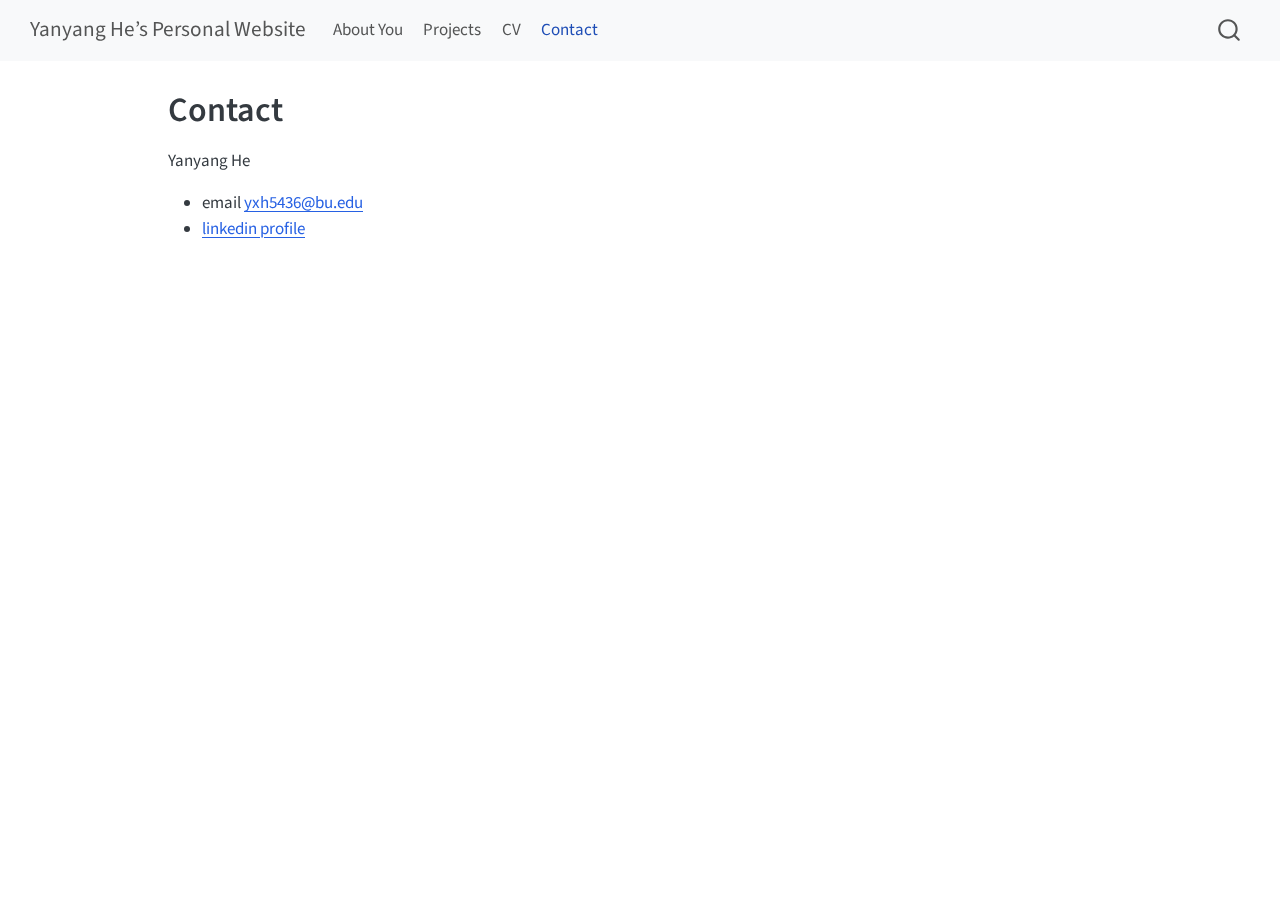
<file: contact.html>
<!DOCTYPE html>
<html xmlns="http://www.w3.org/1999/xhtml" lang="en" xml:lang="en"><head>

<meta charset="utf-8">
<meta name="generator" content="quarto-1.6.43">

<meta name="viewport" content="width=device-width, initial-scale=1.0, user-scalable=yes">


<title>Contact – Yanyang He’s Personal Website</title>
<style>
code{white-space: pre-wrap;}
span.smallcaps{font-variant: small-caps;}
div.columns{display: flex; gap: min(4vw, 1.5em);}
div.column{flex: auto; overflow-x: auto;}
div.hanging-indent{margin-left: 1.5em; text-indent: -1.5em;}
ul.task-list{list-style: none;}
ul.task-list li input[type="checkbox"] {
  width: 0.8em;
  margin: 0 0.8em 0.2em -1em; /* quarto-specific, see https://github.com/quarto-dev/quarto-cli/issues/4556 */ 
  vertical-align: middle;
}
</style>


<script src="site_libs/quarto-nav/quarto-nav.js"></script>
<script src="site_libs/quarto-nav/headroom.min.js"></script>
<script src="site_libs/clipboard/clipboard.min.js"></script>
<script src="site_libs/quarto-search/autocomplete.umd.js"></script>
<script src="site_libs/quarto-search/fuse.min.js"></script>
<script src="site_libs/quarto-search/quarto-search.js"></script>
<meta name="quarto:offset" content="./">
<script src="site_libs/quarto-html/quarto.js"></script>
<script src="site_libs/quarto-html/popper.min.js"></script>
<script src="site_libs/quarto-html/tippy.umd.min.js"></script>
<script src="site_libs/quarto-html/anchor.min.js"></script>
<link href="site_libs/quarto-html/tippy.css" rel="stylesheet">
<link href="site_libs/quarto-html/quarto-syntax-highlighting-d4d76bf8491c20bad77d141916dc28e1.css" rel="stylesheet" id="quarto-text-highlighting-styles">
<script src="site_libs/bootstrap/bootstrap.min.js"></script>
<link href="site_libs/bootstrap/bootstrap-icons.css" rel="stylesheet">
<link href="site_libs/bootstrap/bootstrap-8647a4a42273f773479d27c00df3f9ed.min.css" rel="stylesheet" append-hash="true" id="quarto-bootstrap" data-mode="light">
<script id="quarto-search-options" type="application/json">{
  "location": "navbar",
  "copy-button": false,
  "collapse-after": 3,
  "panel-placement": "end",
  "type": "overlay",
  "limit": 50,
  "keyboard-shortcut": [
    "f",
    "/",
    "s"
  ],
  "show-item-context": false,
  "language": {
    "search-no-results-text": "No results",
    "search-matching-documents-text": "matching documents",
    "search-copy-link-title": "Copy link to search",
    "search-hide-matches-text": "Hide additional matches",
    "search-more-match-text": "more match in this document",
    "search-more-matches-text": "more matches in this document",
    "search-clear-button-title": "Clear",
    "search-text-placeholder": "",
    "search-detached-cancel-button-title": "Cancel",
    "search-submit-button-title": "Submit",
    "search-label": "Search"
  }
}</script>


<link rel="stylesheet" href="styles.css">
</head>

<body class="nav-fixed">

<div id="quarto-search-results"></div>
  <header id="quarto-header" class="headroom fixed-top">
    <nav class="navbar navbar-expand-lg " data-bs-theme="dark">
      <div class="navbar-container container-fluid">
      <div class="navbar-brand-container mx-auto">
    <a class="navbar-brand" href="./index.html">
    <span class="navbar-title">Yanyang He’s Personal Website</span>
    </a>
  </div>
            <div id="quarto-search" class="" title="Search"></div>
          <button class="navbar-toggler" type="button" data-bs-toggle="collapse" data-bs-target="#navbarCollapse" aria-controls="navbarCollapse" role="menu" aria-expanded="false" aria-label="Toggle navigation" onclick="if (window.quartoToggleHeadroom) { window.quartoToggleHeadroom(); }">
  <span class="navbar-toggler-icon"></span>
</button>
          <div class="collapse navbar-collapse" id="navbarCollapse">
            <ul class="navbar-nav navbar-nav-scroll me-auto">
  <li class="nav-item">
    <a class="nav-link" href="./about.html"> 
<span class="menu-text">About You</span></a>
  </li>  
  <li class="nav-item">
    <a class="nav-link" href="./projects.html"> 
<span class="menu-text">Projects</span></a>
  </li>  
  <li class="nav-item">
    <a class="nav-link" href="./cv.html"> 
<span class="menu-text">CV</span></a>
  </li>  
  <li class="nav-item">
    <a class="nav-link active" href="./contact.html" aria-current="page"> 
<span class="menu-text">Contact</span></a>
  </li>  
</ul>
          </div> <!-- /navcollapse -->
            <div class="quarto-navbar-tools">
</div>
      </div> <!-- /container-fluid -->
    </nav>
</header>
<!-- content -->
<div id="quarto-content" class="quarto-container page-columns page-rows-contents page-layout-article page-navbar">
<!-- sidebar -->
<!-- margin-sidebar -->
    <div id="quarto-margin-sidebar" class="sidebar margin-sidebar zindex-bottom">
        
    </div>
<!-- main -->
<main class="content" id="quarto-document-content">

<header id="title-block-header" class="quarto-title-block default">
<div class="quarto-title">
<h1 class="title">Contact</h1>
</div>



<div class="quarto-title-meta">

    
  
    
  </div>
  


</header>


<p>Yanyang He</p>
<ul>
<li>email <a href="mailto://yxh5436@bu.edu">yxh5436@bu.edu</a></li>
<li><a href="https://www.linkedin.com/in/yanyang-he-4b265135a/">linkedin profile</a></li>
</ul>



</main> <!-- /main -->
<script id="quarto-html-after-body" type="application/javascript">
window.document.addEventListener("DOMContentLoaded", function (event) {
  const toggleBodyColorMode = (bsSheetEl) => {
    const mode = bsSheetEl.getAttribute("data-mode");
    const bodyEl = window.document.querySelector("body");
    if (mode === "dark") {
      bodyEl.classList.add("quarto-dark");
      bodyEl.classList.remove("quarto-light");
    } else {
      bodyEl.classList.add("quarto-light");
      bodyEl.classList.remove("quarto-dark");
    }
  }
  const toggleBodyColorPrimary = () => {
    const bsSheetEl = window.document.querySelector("link#quarto-bootstrap");
    if (bsSheetEl) {
      toggleBodyColorMode(bsSheetEl);
    }
  }
  toggleBodyColorPrimary();  
  const icon = "";
  const anchorJS = new window.AnchorJS();
  anchorJS.options = {
    placement: 'right',
    icon: icon
  };
  anchorJS.add('.anchored');
  const isCodeAnnotation = (el) => {
    for (const clz of el.classList) {
      if (clz.startsWith('code-annotation-')) {                     
        return true;
      }
    }
    return false;
  }
  const onCopySuccess = function(e) {
    // button target
    const button = e.trigger;
    // don't keep focus
    button.blur();
    // flash "checked"
    button.classList.add('code-copy-button-checked');
    var currentTitle = button.getAttribute("title");
    button.setAttribute("title", "Copied!");
    let tooltip;
    if (window.bootstrap) {
      button.setAttribute("data-bs-toggle", "tooltip");
      button.setAttribute("data-bs-placement", "left");
      button.setAttribute("data-bs-title", "Copied!");
      tooltip = new bootstrap.Tooltip(button, 
        { trigger: "manual", 
          customClass: "code-copy-button-tooltip",
          offset: [0, -8]});
      tooltip.show();    
    }
    setTimeout(function() {
      if (tooltip) {
        tooltip.hide();
        button.removeAttribute("data-bs-title");
        button.removeAttribute("data-bs-toggle");
        button.removeAttribute("data-bs-placement");
      }
      button.setAttribute("title", currentTitle);
      button.classList.remove('code-copy-button-checked');
    }, 1000);
    // clear code selection
    e.clearSelection();
  }
  const getTextToCopy = function(trigger) {
      const codeEl = trigger.previousElementSibling.cloneNode(true);
      for (const childEl of codeEl.children) {
        if (isCodeAnnotation(childEl)) {
          childEl.remove();
        }
      }
      return codeEl.innerText;
  }
  const clipboard = new window.ClipboardJS('.code-copy-button:not([data-in-quarto-modal])', {
    text: getTextToCopy
  });
  clipboard.on('success', onCopySuccess);
  if (window.document.getElementById('quarto-embedded-source-code-modal')) {
    const clipboardModal = new window.ClipboardJS('.code-copy-button[data-in-quarto-modal]', {
      text: getTextToCopy,
      container: window.document.getElementById('quarto-embedded-source-code-modal')
    });
    clipboardModal.on('success', onCopySuccess);
  }
    var localhostRegex = new RegExp(/^(?:http|https):\/\/localhost\:?[0-9]*\//);
    var mailtoRegex = new RegExp(/^mailto:/);
      var filterRegex = new RegExp('/' + window.location.host + '/');
    var isInternal = (href) => {
        return filterRegex.test(href) || localhostRegex.test(href) || mailtoRegex.test(href);
    }
    // Inspect non-navigation links and adorn them if external
 	var links = window.document.querySelectorAll('a[href]:not(.nav-link):not(.navbar-brand):not(.toc-action):not(.sidebar-link):not(.sidebar-item-toggle):not(.pagination-link):not(.no-external):not([aria-hidden]):not(.dropdown-item):not(.quarto-navigation-tool):not(.about-link)');
    for (var i=0; i<links.length; i++) {
      const link = links[i];
      if (!isInternal(link.href)) {
        // undo the damage that might have been done by quarto-nav.js in the case of
        // links that we want to consider external
        if (link.dataset.originalHref !== undefined) {
          link.href = link.dataset.originalHref;
        }
      }
    }
  function tippyHover(el, contentFn, onTriggerFn, onUntriggerFn) {
    const config = {
      allowHTML: true,
      maxWidth: 500,
      delay: 100,
      arrow: false,
      appendTo: function(el) {
          return el.parentElement;
      },
      interactive: true,
      interactiveBorder: 10,
      theme: 'quarto',
      placement: 'bottom-start',
    };
    if (contentFn) {
      config.content = contentFn;
    }
    if (onTriggerFn) {
      config.onTrigger = onTriggerFn;
    }
    if (onUntriggerFn) {
      config.onUntrigger = onUntriggerFn;
    }
    window.tippy(el, config); 
  }
  const noterefs = window.document.querySelectorAll('a[role="doc-noteref"]');
  for (var i=0; i<noterefs.length; i++) {
    const ref = noterefs[i];
    tippyHover(ref, function() {
      // use id or data attribute instead here
      let href = ref.getAttribute('data-footnote-href') || ref.getAttribute('href');
      try { href = new URL(href).hash; } catch {}
      const id = href.replace(/^#\/?/, "");
      const note = window.document.getElementById(id);
      if (note) {
        return note.innerHTML;
      } else {
        return "";
      }
    });
  }
  const xrefs = window.document.querySelectorAll('a.quarto-xref');
  const processXRef = (id, note) => {
    // Strip column container classes
    const stripColumnClz = (el) => {
      el.classList.remove("page-full", "page-columns");
      if (el.children) {
        for (const child of el.children) {
          stripColumnClz(child);
        }
      }
    }
    stripColumnClz(note)
    if (id === null || id.startsWith('sec-')) {
      // Special case sections, only their first couple elements
      const container = document.createElement("div");
      if (note.children && note.children.length > 2) {
        container.appendChild(note.children[0].cloneNode(true));
        for (let i = 1; i < note.children.length; i++) {
          const child = note.children[i];
          if (child.tagName === "P" && child.innerText === "") {
            continue;
          } else {
            container.appendChild(child.cloneNode(true));
            break;
          }
        }
        if (window.Quarto?.typesetMath) {
          window.Quarto.typesetMath(container);
        }
        return container.innerHTML
      } else {
        if (window.Quarto?.typesetMath) {
          window.Quarto.typesetMath(note);
        }
        return note.innerHTML;
      }
    } else {
      // Remove any anchor links if they are present
      const anchorLink = note.querySelector('a.anchorjs-link');
      if (anchorLink) {
        anchorLink.remove();
      }
      if (window.Quarto?.typesetMath) {
        window.Quarto.typesetMath(note);
      }
      if (note.classList.contains("callout")) {
        return note.outerHTML;
      } else {
        return note.innerHTML;
      }
    }
  }
  for (var i=0; i<xrefs.length; i++) {
    const xref = xrefs[i];
    tippyHover(xref, undefined, function(instance) {
      instance.disable();
      let url = xref.getAttribute('href');
      let hash = undefined; 
      if (url.startsWith('#')) {
        hash = url;
      } else {
        try { hash = new URL(url).hash; } catch {}
      }
      if (hash) {
        const id = hash.replace(/^#\/?/, "");
        const note = window.document.getElementById(id);
        if (note !== null) {
          try {
            const html = processXRef(id, note.cloneNode(true));
            instance.setContent(html);
          } finally {
            instance.enable();
            instance.show();
          }
        } else {
          // See if we can fetch this
          fetch(url.split('#')[0])
          .then(res => res.text())
          .then(html => {
            const parser = new DOMParser();
            const htmlDoc = parser.parseFromString(html, "text/html");
            const note = htmlDoc.getElementById(id);
            if (note !== null) {
              const html = processXRef(id, note);
              instance.setContent(html);
            } 
          }).finally(() => {
            instance.enable();
            instance.show();
          });
        }
      } else {
        // See if we can fetch a full url (with no hash to target)
        // This is a special case and we should probably do some content thinning / targeting
        fetch(url)
        .then(res => res.text())
        .then(html => {
          const parser = new DOMParser();
          const htmlDoc = parser.parseFromString(html, "text/html");
          const note = htmlDoc.querySelector('main.content');
          if (note !== null) {
            // This should only happen for chapter cross references
            // (since there is no id in the URL)
            // remove the first header
            if (note.children.length > 0 && note.children[0].tagName === "HEADER") {
              note.children[0].remove();
            }
            const html = processXRef(null, note);
            instance.setContent(html);
          } 
        }).finally(() => {
          instance.enable();
          instance.show();
        });
      }
    }, function(instance) {
    });
  }
      let selectedAnnoteEl;
      const selectorForAnnotation = ( cell, annotation) => {
        let cellAttr = 'data-code-cell="' + cell + '"';
        let lineAttr = 'data-code-annotation="' +  annotation + '"';
        const selector = 'span[' + cellAttr + '][' + lineAttr + ']';
        return selector;
      }
      const selectCodeLines = (annoteEl) => {
        const doc = window.document;
        const targetCell = annoteEl.getAttribute("data-target-cell");
        const targetAnnotation = annoteEl.getAttribute("data-target-annotation");
        const annoteSpan = window.document.querySelector(selectorForAnnotation(targetCell, targetAnnotation));
        const lines = annoteSpan.getAttribute("data-code-lines").split(",");
        const lineIds = lines.map((line) => {
          return targetCell + "-" + line;
        })
        let top = null;
        let height = null;
        let parent = null;
        if (lineIds.length > 0) {
            //compute the position of the single el (top and bottom and make a div)
            const el = window.document.getElementById(lineIds[0]);
            top = el.offsetTop;
            height = el.offsetHeight;
            parent = el.parentElement.parentElement;
          if (lineIds.length > 1) {
            const lastEl = window.document.getElementById(lineIds[lineIds.length - 1]);
            const bottom = lastEl.offsetTop + lastEl.offsetHeight;
            height = bottom - top;
          }
          if (top !== null && height !== null && parent !== null) {
            // cook up a div (if necessary) and position it 
            let div = window.document.getElementById("code-annotation-line-highlight");
            if (div === null) {
              div = window.document.createElement("div");
              div.setAttribute("id", "code-annotation-line-highlight");
              div.style.position = 'absolute';
              parent.appendChild(div);
            }
            div.style.top = top - 2 + "px";
            div.style.height = height + 4 + "px";
            div.style.left = 0;
            let gutterDiv = window.document.getElementById("code-annotation-line-highlight-gutter");
            if (gutterDiv === null) {
              gutterDiv = window.document.createElement("div");
              gutterDiv.setAttribute("id", "code-annotation-line-highlight-gutter");
              gutterDiv.style.position = 'absolute';
              const codeCell = window.document.getElementById(targetCell);
              const gutter = codeCell.querySelector('.code-annotation-gutter');
              gutter.appendChild(gutterDiv);
            }
            gutterDiv.style.top = top - 2 + "px";
            gutterDiv.style.height = height + 4 + "px";
          }
          selectedAnnoteEl = annoteEl;
        }
      };
      const unselectCodeLines = () => {
        const elementsIds = ["code-annotation-line-highlight", "code-annotation-line-highlight-gutter"];
        elementsIds.forEach((elId) => {
          const div = window.document.getElementById(elId);
          if (div) {
            div.remove();
          }
        });
        selectedAnnoteEl = undefined;
      };
        // Handle positioning of the toggle
    window.addEventListener(
      "resize",
      throttle(() => {
        elRect = undefined;
        if (selectedAnnoteEl) {
          selectCodeLines(selectedAnnoteEl);
        }
      }, 10)
    );
    function throttle(fn, ms) {
    let throttle = false;
    let timer;
      return (...args) => {
        if(!throttle) { // first call gets through
            fn.apply(this, args);
            throttle = true;
        } else { // all the others get throttled
            if(timer) clearTimeout(timer); // cancel #2
            timer = setTimeout(() => {
              fn.apply(this, args);
              timer = throttle = false;
            }, ms);
        }
      };
    }
      // Attach click handler to the DT
      const annoteDls = window.document.querySelectorAll('dt[data-target-cell]');
      for (const annoteDlNode of annoteDls) {
        annoteDlNode.addEventListener('click', (event) => {
          const clickedEl = event.target;
          if (clickedEl !== selectedAnnoteEl) {
            unselectCodeLines();
            const activeEl = window.document.querySelector('dt[data-target-cell].code-annotation-active');
            if (activeEl) {
              activeEl.classList.remove('code-annotation-active');
            }
            selectCodeLines(clickedEl);
            clickedEl.classList.add('code-annotation-active');
          } else {
            // Unselect the line
            unselectCodeLines();
            clickedEl.classList.remove('code-annotation-active');
          }
        });
      }
  const findCites = (el) => {
    const parentEl = el.parentElement;
    if (parentEl) {
      const cites = parentEl.dataset.cites;
      if (cites) {
        return {
          el,
          cites: cites.split(' ')
        };
      } else {
        return findCites(el.parentElement)
      }
    } else {
      return undefined;
    }
  };
  var bibliorefs = window.document.querySelectorAll('a[role="doc-biblioref"]');
  for (var i=0; i<bibliorefs.length; i++) {
    const ref = bibliorefs[i];
    const citeInfo = findCites(ref);
    if (citeInfo) {
      tippyHover(citeInfo.el, function() {
        var popup = window.document.createElement('div');
        citeInfo.cites.forEach(function(cite) {
          var citeDiv = window.document.createElement('div');
          citeDiv.classList.add('hanging-indent');
          citeDiv.classList.add('csl-entry');
          var biblioDiv = window.document.getElementById('ref-' + cite);
          if (biblioDiv) {
            citeDiv.innerHTML = biblioDiv.innerHTML;
          }
          popup.appendChild(citeDiv);
        });
        return popup.innerHTML;
      });
    }
  }
});
</script>
</div> <!-- /content -->




</body></html>
</file>
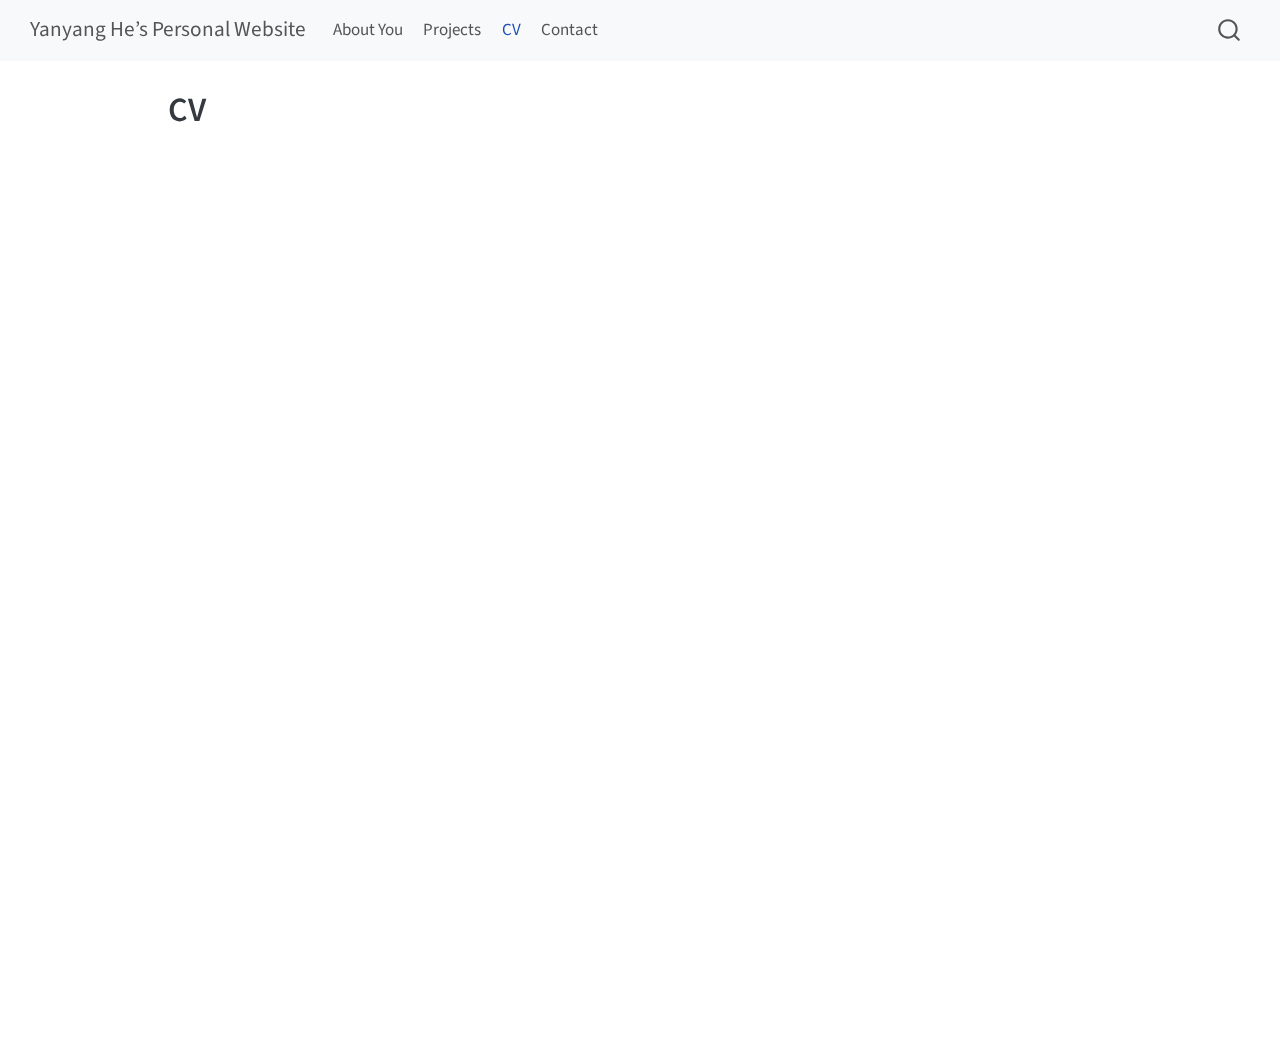
<file: cv.html>
<!DOCTYPE html>
<html xmlns="http://www.w3.org/1999/xhtml" lang="en" xml:lang="en"><head>

<meta charset="utf-8">
<meta name="generator" content="quarto-1.6.43">

<meta name="viewport" content="width=device-width, initial-scale=1.0, user-scalable=yes">


<title>CV – Yanyang He’s Personal Website</title>
<style>
code{white-space: pre-wrap;}
span.smallcaps{font-variant: small-caps;}
div.columns{display: flex; gap: min(4vw, 1.5em);}
div.column{flex: auto; overflow-x: auto;}
div.hanging-indent{margin-left: 1.5em; text-indent: -1.5em;}
ul.task-list{list-style: none;}
ul.task-list li input[type="checkbox"] {
  width: 0.8em;
  margin: 0 0.8em 0.2em -1em; /* quarto-specific, see https://github.com/quarto-dev/quarto-cli/issues/4556 */ 
  vertical-align: middle;
}
</style>


<script src="site_libs/quarto-nav/quarto-nav.js"></script>
<script src="site_libs/quarto-nav/headroom.min.js"></script>
<script src="site_libs/clipboard/clipboard.min.js"></script>
<script src="site_libs/quarto-search/autocomplete.umd.js"></script>
<script src="site_libs/quarto-search/fuse.min.js"></script>
<script src="site_libs/quarto-search/quarto-search.js"></script>
<meta name="quarto:offset" content="./">
<script src="site_libs/quarto-html/quarto.js"></script>
<script src="site_libs/quarto-html/popper.min.js"></script>
<script src="site_libs/quarto-html/tippy.umd.min.js"></script>
<script src="site_libs/quarto-html/anchor.min.js"></script>
<link href="site_libs/quarto-html/tippy.css" rel="stylesheet">
<link href="site_libs/quarto-html/quarto-syntax-highlighting-d4d76bf8491c20bad77d141916dc28e1.css" rel="stylesheet" id="quarto-text-highlighting-styles">
<script src="site_libs/bootstrap/bootstrap.min.js"></script>
<link href="site_libs/bootstrap/bootstrap-icons.css" rel="stylesheet">
<link href="site_libs/bootstrap/bootstrap-8647a4a42273f773479d27c00df3f9ed.min.css" rel="stylesheet" append-hash="true" id="quarto-bootstrap" data-mode="light">
<script id="quarto-search-options" type="application/json">{
  "location": "navbar",
  "copy-button": false,
  "collapse-after": 3,
  "panel-placement": "end",
  "type": "overlay",
  "limit": 50,
  "keyboard-shortcut": [
    "f",
    "/",
    "s"
  ],
  "show-item-context": false,
  "language": {
    "search-no-results-text": "No results",
    "search-matching-documents-text": "matching documents",
    "search-copy-link-title": "Copy link to search",
    "search-hide-matches-text": "Hide additional matches",
    "search-more-match-text": "more match in this document",
    "search-more-matches-text": "more matches in this document",
    "search-clear-button-title": "Clear",
    "search-text-placeholder": "",
    "search-detached-cancel-button-title": "Cancel",
    "search-submit-button-title": "Submit",
    "search-label": "Search"
  }
}</script>


<link rel="stylesheet" href="styles.css">
</head>

<body class="nav-fixed">

<div id="quarto-search-results"></div>
  <header id="quarto-header" class="headroom fixed-top">
    <nav class="navbar navbar-expand-lg " data-bs-theme="dark">
      <div class="navbar-container container-fluid">
      <div class="navbar-brand-container mx-auto">
    <a class="navbar-brand" href="./index.html">
    <span class="navbar-title">Yanyang He’s Personal Website</span>
    </a>
  </div>
            <div id="quarto-search" class="" title="Search"></div>
          <button class="navbar-toggler" type="button" data-bs-toggle="collapse" data-bs-target="#navbarCollapse" aria-controls="navbarCollapse" role="menu" aria-expanded="false" aria-label="Toggle navigation" onclick="if (window.quartoToggleHeadroom) { window.quartoToggleHeadroom(); }">
  <span class="navbar-toggler-icon"></span>
</button>
          <div class="collapse navbar-collapse" id="navbarCollapse">
            <ul class="navbar-nav navbar-nav-scroll me-auto">
  <li class="nav-item">
    <a class="nav-link" href="./about.html"> 
<span class="menu-text">About You</span></a>
  </li>  
  <li class="nav-item">
    <a class="nav-link" href="./projects.html"> 
<span class="menu-text">Projects</span></a>
  </li>  
  <li class="nav-item">
    <a class="nav-link active" href="./cv.html" aria-current="page"> 
<span class="menu-text">CV</span></a>
  </li>  
  <li class="nav-item">
    <a class="nav-link" href="./contact.html"> 
<span class="menu-text">Contact</span></a>
  </li>  
</ul>
          </div> <!-- /navcollapse -->
            <div class="quarto-navbar-tools">
</div>
      </div> <!-- /container-fluid -->
    </nav>
</header>
<!-- content -->
<div id="quarto-content" class="quarto-container page-columns page-rows-contents page-layout-article page-navbar">
<!-- sidebar -->
<!-- margin-sidebar -->
    <div id="quarto-margin-sidebar" class="sidebar margin-sidebar zindex-bottom">
        
    </div>
<!-- main -->
<main class="content" id="quarto-document-content">

<header id="title-block-header" class="quarto-title-block default">
<div class="quarto-title">
<h1 class="title">CV</h1>
</div>



<div class="quarto-title-meta">

    
  
    
  </div>
  


</header>


<iframe src="cv.pdf" width="100%" height="800px"></iframe>



</main> <!-- /main -->
<script id="quarto-html-after-body" type="application/javascript">
window.document.addEventListener("DOMContentLoaded", function (event) {
  const toggleBodyColorMode = (bsSheetEl) => {
    const mode = bsSheetEl.getAttribute("data-mode");
    const bodyEl = window.document.querySelector("body");
    if (mode === "dark") {
      bodyEl.classList.add("quarto-dark");
      bodyEl.classList.remove("quarto-light");
    } else {
      bodyEl.classList.add("quarto-light");
      bodyEl.classList.remove("quarto-dark");
    }
  }
  const toggleBodyColorPrimary = () => {
    const bsSheetEl = window.document.querySelector("link#quarto-bootstrap");
    if (bsSheetEl) {
      toggleBodyColorMode(bsSheetEl);
    }
  }
  toggleBodyColorPrimary();  
  const icon = "";
  const anchorJS = new window.AnchorJS();
  anchorJS.options = {
    placement: 'right',
    icon: icon
  };
  anchorJS.add('.anchored');
  const isCodeAnnotation = (el) => {
    for (const clz of el.classList) {
      if (clz.startsWith('code-annotation-')) {                     
        return true;
      }
    }
    return false;
  }
  const onCopySuccess = function(e) {
    // button target
    const button = e.trigger;
    // don't keep focus
    button.blur();
    // flash "checked"
    button.classList.add('code-copy-button-checked');
    var currentTitle = button.getAttribute("title");
    button.setAttribute("title", "Copied!");
    let tooltip;
    if (window.bootstrap) {
      button.setAttribute("data-bs-toggle", "tooltip");
      button.setAttribute("data-bs-placement", "left");
      button.setAttribute("data-bs-title", "Copied!");
      tooltip = new bootstrap.Tooltip(button, 
        { trigger: "manual", 
          customClass: "code-copy-button-tooltip",
          offset: [0, -8]});
      tooltip.show();    
    }
    setTimeout(function() {
      if (tooltip) {
        tooltip.hide();
        button.removeAttribute("data-bs-title");
        button.removeAttribute("data-bs-toggle");
        button.removeAttribute("data-bs-placement");
      }
      button.setAttribute("title", currentTitle);
      button.classList.remove('code-copy-button-checked');
    }, 1000);
    // clear code selection
    e.clearSelection();
  }
  const getTextToCopy = function(trigger) {
      const codeEl = trigger.previousElementSibling.cloneNode(true);
      for (const childEl of codeEl.children) {
        if (isCodeAnnotation(childEl)) {
          childEl.remove();
        }
      }
      return codeEl.innerText;
  }
  const clipboard = new window.ClipboardJS('.code-copy-button:not([data-in-quarto-modal])', {
    text: getTextToCopy
  });
  clipboard.on('success', onCopySuccess);
  if (window.document.getElementById('quarto-embedded-source-code-modal')) {
    const clipboardModal = new window.ClipboardJS('.code-copy-button[data-in-quarto-modal]', {
      text: getTextToCopy,
      container: window.document.getElementById('quarto-embedded-source-code-modal')
    });
    clipboardModal.on('success', onCopySuccess);
  }
    var localhostRegex = new RegExp(/^(?:http|https):\/\/localhost\:?[0-9]*\//);
    var mailtoRegex = new RegExp(/^mailto:/);
      var filterRegex = new RegExp('/' + window.location.host + '/');
    var isInternal = (href) => {
        return filterRegex.test(href) || localhostRegex.test(href) || mailtoRegex.test(href);
    }
    // Inspect non-navigation links and adorn them if external
 	var links = window.document.querySelectorAll('a[href]:not(.nav-link):not(.navbar-brand):not(.toc-action):not(.sidebar-link):not(.sidebar-item-toggle):not(.pagination-link):not(.no-external):not([aria-hidden]):not(.dropdown-item):not(.quarto-navigation-tool):not(.about-link)');
    for (var i=0; i<links.length; i++) {
      const link = links[i];
      if (!isInternal(link.href)) {
        // undo the damage that might have been done by quarto-nav.js in the case of
        // links that we want to consider external
        if (link.dataset.originalHref !== undefined) {
          link.href = link.dataset.originalHref;
        }
      }
    }
  function tippyHover(el, contentFn, onTriggerFn, onUntriggerFn) {
    const config = {
      allowHTML: true,
      maxWidth: 500,
      delay: 100,
      arrow: false,
      appendTo: function(el) {
          return el.parentElement;
      },
      interactive: true,
      interactiveBorder: 10,
      theme: 'quarto',
      placement: 'bottom-start',
    };
    if (contentFn) {
      config.content = contentFn;
    }
    if (onTriggerFn) {
      config.onTrigger = onTriggerFn;
    }
    if (onUntriggerFn) {
      config.onUntrigger = onUntriggerFn;
    }
    window.tippy(el, config); 
  }
  const noterefs = window.document.querySelectorAll('a[role="doc-noteref"]');
  for (var i=0; i<noterefs.length; i++) {
    const ref = noterefs[i];
    tippyHover(ref, function() {
      // use id or data attribute instead here
      let href = ref.getAttribute('data-footnote-href') || ref.getAttribute('href');
      try { href = new URL(href).hash; } catch {}
      const id = href.replace(/^#\/?/, "");
      const note = window.document.getElementById(id);
      if (note) {
        return note.innerHTML;
      } else {
        return "";
      }
    });
  }
  const xrefs = window.document.querySelectorAll('a.quarto-xref');
  const processXRef = (id, note) => {
    // Strip column container classes
    const stripColumnClz = (el) => {
      el.classList.remove("page-full", "page-columns");
      if (el.children) {
        for (const child of el.children) {
          stripColumnClz(child);
        }
      }
    }
    stripColumnClz(note)
    if (id === null || id.startsWith('sec-')) {
      // Special case sections, only their first couple elements
      const container = document.createElement("div");
      if (note.children && note.children.length > 2) {
        container.appendChild(note.children[0].cloneNode(true));
        for (let i = 1; i < note.children.length; i++) {
          const child = note.children[i];
          if (child.tagName === "P" && child.innerText === "") {
            continue;
          } else {
            container.appendChild(child.cloneNode(true));
            break;
          }
        }
        if (window.Quarto?.typesetMath) {
          window.Quarto.typesetMath(container);
        }
        return container.innerHTML
      } else {
        if (window.Quarto?.typesetMath) {
          window.Quarto.typesetMath(note);
        }
        return note.innerHTML;
      }
    } else {
      // Remove any anchor links if they are present
      const anchorLink = note.querySelector('a.anchorjs-link');
      if (anchorLink) {
        anchorLink.remove();
      }
      if (window.Quarto?.typesetMath) {
        window.Quarto.typesetMath(note);
      }
      if (note.classList.contains("callout")) {
        return note.outerHTML;
      } else {
        return note.innerHTML;
      }
    }
  }
  for (var i=0; i<xrefs.length; i++) {
    const xref = xrefs[i];
    tippyHover(xref, undefined, function(instance) {
      instance.disable();
      let url = xref.getAttribute('href');
      let hash = undefined; 
      if (url.startsWith('#')) {
        hash = url;
      } else {
        try { hash = new URL(url).hash; } catch {}
      }
      if (hash) {
        const id = hash.replace(/^#\/?/, "");
        const note = window.document.getElementById(id);
        if (note !== null) {
          try {
            const html = processXRef(id, note.cloneNode(true));
            instance.setContent(html);
          } finally {
            instance.enable();
            instance.show();
          }
        } else {
          // See if we can fetch this
          fetch(url.split('#')[0])
          .then(res => res.text())
          .then(html => {
            const parser = new DOMParser();
            const htmlDoc = parser.parseFromString(html, "text/html");
            const note = htmlDoc.getElementById(id);
            if (note !== null) {
              const html = processXRef(id, note);
              instance.setContent(html);
            } 
          }).finally(() => {
            instance.enable();
            instance.show();
          });
        }
      } else {
        // See if we can fetch a full url (with no hash to target)
        // This is a special case and we should probably do some content thinning / targeting
        fetch(url)
        .then(res => res.text())
        .then(html => {
          const parser = new DOMParser();
          const htmlDoc = parser.parseFromString(html, "text/html");
          const note = htmlDoc.querySelector('main.content');
          if (note !== null) {
            // This should only happen for chapter cross references
            // (since there is no id in the URL)
            // remove the first header
            if (note.children.length > 0 && note.children[0].tagName === "HEADER") {
              note.children[0].remove();
            }
            const html = processXRef(null, note);
            instance.setContent(html);
          } 
        }).finally(() => {
          instance.enable();
          instance.show();
        });
      }
    }, function(instance) {
    });
  }
      let selectedAnnoteEl;
      const selectorForAnnotation = ( cell, annotation) => {
        let cellAttr = 'data-code-cell="' + cell + '"';
        let lineAttr = 'data-code-annotation="' +  annotation + '"';
        const selector = 'span[' + cellAttr + '][' + lineAttr + ']';
        return selector;
      }
      const selectCodeLines = (annoteEl) => {
        const doc = window.document;
        const targetCell = annoteEl.getAttribute("data-target-cell");
        const targetAnnotation = annoteEl.getAttribute("data-target-annotation");
        const annoteSpan = window.document.querySelector(selectorForAnnotation(targetCell, targetAnnotation));
        const lines = annoteSpan.getAttribute("data-code-lines").split(",");
        const lineIds = lines.map((line) => {
          return targetCell + "-" + line;
        })
        let top = null;
        let height = null;
        let parent = null;
        if (lineIds.length > 0) {
            //compute the position of the single el (top and bottom and make a div)
            const el = window.document.getElementById(lineIds[0]);
            top = el.offsetTop;
            height = el.offsetHeight;
            parent = el.parentElement.parentElement;
          if (lineIds.length > 1) {
            const lastEl = window.document.getElementById(lineIds[lineIds.length - 1]);
            const bottom = lastEl.offsetTop + lastEl.offsetHeight;
            height = bottom - top;
          }
          if (top !== null && height !== null && parent !== null) {
            // cook up a div (if necessary) and position it 
            let div = window.document.getElementById("code-annotation-line-highlight");
            if (div === null) {
              div = window.document.createElement("div");
              div.setAttribute("id", "code-annotation-line-highlight");
              div.style.position = 'absolute';
              parent.appendChild(div);
            }
            div.style.top = top - 2 + "px";
            div.style.height = height + 4 + "px";
            div.style.left = 0;
            let gutterDiv = window.document.getElementById("code-annotation-line-highlight-gutter");
            if (gutterDiv === null) {
              gutterDiv = window.document.createElement("div");
              gutterDiv.setAttribute("id", "code-annotation-line-highlight-gutter");
              gutterDiv.style.position = 'absolute';
              const codeCell = window.document.getElementById(targetCell);
              const gutter = codeCell.querySelector('.code-annotation-gutter');
              gutter.appendChild(gutterDiv);
            }
            gutterDiv.style.top = top - 2 + "px";
            gutterDiv.style.height = height + 4 + "px";
          }
          selectedAnnoteEl = annoteEl;
        }
      };
      const unselectCodeLines = () => {
        const elementsIds = ["code-annotation-line-highlight", "code-annotation-line-highlight-gutter"];
        elementsIds.forEach((elId) => {
          const div = window.document.getElementById(elId);
          if (div) {
            div.remove();
          }
        });
        selectedAnnoteEl = undefined;
      };
        // Handle positioning of the toggle
    window.addEventListener(
      "resize",
      throttle(() => {
        elRect = undefined;
        if (selectedAnnoteEl) {
          selectCodeLines(selectedAnnoteEl);
        }
      }, 10)
    );
    function throttle(fn, ms) {
    let throttle = false;
    let timer;
      return (...args) => {
        if(!throttle) { // first call gets through
            fn.apply(this, args);
            throttle = true;
        } else { // all the others get throttled
            if(timer) clearTimeout(timer); // cancel #2
            timer = setTimeout(() => {
              fn.apply(this, args);
              timer = throttle = false;
            }, ms);
        }
      };
    }
      // Attach click handler to the DT
      const annoteDls = window.document.querySelectorAll('dt[data-target-cell]');
      for (const annoteDlNode of annoteDls) {
        annoteDlNode.addEventListener('click', (event) => {
          const clickedEl = event.target;
          if (clickedEl !== selectedAnnoteEl) {
            unselectCodeLines();
            const activeEl = window.document.querySelector('dt[data-target-cell].code-annotation-active');
            if (activeEl) {
              activeEl.classList.remove('code-annotation-active');
            }
            selectCodeLines(clickedEl);
            clickedEl.classList.add('code-annotation-active');
          } else {
            // Unselect the line
            unselectCodeLines();
            clickedEl.classList.remove('code-annotation-active');
          }
        });
      }
  const findCites = (el) => {
    const parentEl = el.parentElement;
    if (parentEl) {
      const cites = parentEl.dataset.cites;
      if (cites) {
        return {
          el,
          cites: cites.split(' ')
        };
      } else {
        return findCites(el.parentElement)
      }
    } else {
      return undefined;
    }
  };
  var bibliorefs = window.document.querySelectorAll('a[role="doc-biblioref"]');
  for (var i=0; i<bibliorefs.length; i++) {
    const ref = bibliorefs[i];
    const citeInfo = findCites(ref);
    if (citeInfo) {
      tippyHover(citeInfo.el, function() {
        var popup = window.document.createElement('div');
        citeInfo.cites.forEach(function(cite) {
          var citeDiv = window.document.createElement('div');
          citeDiv.classList.add('hanging-indent');
          citeDiv.classList.add('csl-entry');
          var biblioDiv = window.document.getElementById('ref-' + cite);
          if (biblioDiv) {
            citeDiv.innerHTML = biblioDiv.innerHTML;
          }
          popup.appendChild(citeDiv);
        });
        return popup.innerHTML;
      });
    }
  }
});
</script>
</div> <!-- /content -->




</body></html>
</file>
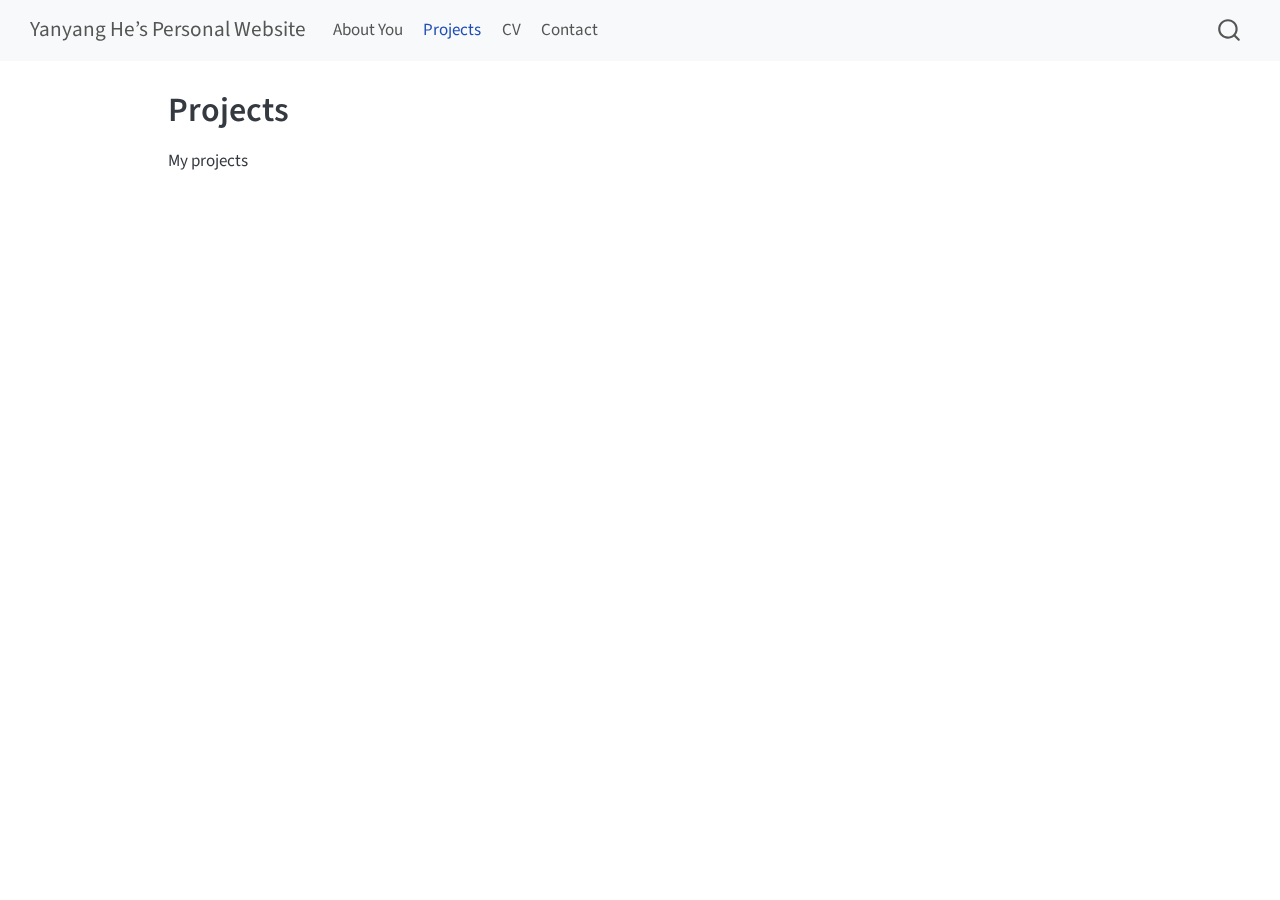
<file: projects.html>
<!DOCTYPE html>
<html xmlns="http://www.w3.org/1999/xhtml" lang="en" xml:lang="en"><head>

<meta charset="utf-8">
<meta name="generator" content="quarto-1.6.43">

<meta name="viewport" content="width=device-width, initial-scale=1.0, user-scalable=yes">


<title>Projects – Yanyang He’s Personal Website</title>
<style>
code{white-space: pre-wrap;}
span.smallcaps{font-variant: small-caps;}
div.columns{display: flex; gap: min(4vw, 1.5em);}
div.column{flex: auto; overflow-x: auto;}
div.hanging-indent{margin-left: 1.5em; text-indent: -1.5em;}
ul.task-list{list-style: none;}
ul.task-list li input[type="checkbox"] {
  width: 0.8em;
  margin: 0 0.8em 0.2em -1em; /* quarto-specific, see https://github.com/quarto-dev/quarto-cli/issues/4556 */ 
  vertical-align: middle;
}
</style>


<script src="site_libs/quarto-nav/quarto-nav.js"></script>
<script src="site_libs/quarto-nav/headroom.min.js"></script>
<script src="site_libs/clipboard/clipboard.min.js"></script>
<script src="site_libs/quarto-search/autocomplete.umd.js"></script>
<script src="site_libs/quarto-search/fuse.min.js"></script>
<script src="site_libs/quarto-search/quarto-search.js"></script>
<meta name="quarto:offset" content="./">
<script src="site_libs/quarto-html/quarto.js"></script>
<script src="site_libs/quarto-html/popper.min.js"></script>
<script src="site_libs/quarto-html/tippy.umd.min.js"></script>
<script src="site_libs/quarto-html/anchor.min.js"></script>
<link href="site_libs/quarto-html/tippy.css" rel="stylesheet">
<link href="site_libs/quarto-html/quarto-syntax-highlighting-d4d76bf8491c20bad77d141916dc28e1.css" rel="stylesheet" id="quarto-text-highlighting-styles">
<script src="site_libs/bootstrap/bootstrap.min.js"></script>
<link href="site_libs/bootstrap/bootstrap-icons.css" rel="stylesheet">
<link href="site_libs/bootstrap/bootstrap-8647a4a42273f773479d27c00df3f9ed.min.css" rel="stylesheet" append-hash="true" id="quarto-bootstrap" data-mode="light">
<script id="quarto-search-options" type="application/json">{
  "location": "navbar",
  "copy-button": false,
  "collapse-after": 3,
  "panel-placement": "end",
  "type": "overlay",
  "limit": 50,
  "keyboard-shortcut": [
    "f",
    "/",
    "s"
  ],
  "show-item-context": false,
  "language": {
    "search-no-results-text": "No results",
    "search-matching-documents-text": "matching documents",
    "search-copy-link-title": "Copy link to search",
    "search-hide-matches-text": "Hide additional matches",
    "search-more-match-text": "more match in this document",
    "search-more-matches-text": "more matches in this document",
    "search-clear-button-title": "Clear",
    "search-text-placeholder": "",
    "search-detached-cancel-button-title": "Cancel",
    "search-submit-button-title": "Submit",
    "search-label": "Search"
  }
}</script>


<link rel="stylesheet" href="styles.css">
</head>

<body class="nav-fixed">

<div id="quarto-search-results"></div>
  <header id="quarto-header" class="headroom fixed-top">
    <nav class="navbar navbar-expand-lg " data-bs-theme="dark">
      <div class="navbar-container container-fluid">
      <div class="navbar-brand-container mx-auto">
    <a class="navbar-brand" href="./index.html">
    <span class="navbar-title">Yanyang He’s Personal Website</span>
    </a>
  </div>
            <div id="quarto-search" class="" title="Search"></div>
          <button class="navbar-toggler" type="button" data-bs-toggle="collapse" data-bs-target="#navbarCollapse" aria-controls="navbarCollapse" role="menu" aria-expanded="false" aria-label="Toggle navigation" onclick="if (window.quartoToggleHeadroom) { window.quartoToggleHeadroom(); }">
  <span class="navbar-toggler-icon"></span>
</button>
          <div class="collapse navbar-collapse" id="navbarCollapse">
            <ul class="navbar-nav navbar-nav-scroll me-auto">
  <li class="nav-item">
    <a class="nav-link" href="./about.html"> 
<span class="menu-text">About You</span></a>
  </li>  
  <li class="nav-item">
    <a class="nav-link active" href="./projects.html" aria-current="page"> 
<span class="menu-text">Projects</span></a>
  </li>  
  <li class="nav-item">
    <a class="nav-link" href="./cv.html"> 
<span class="menu-text">CV</span></a>
  </li>  
  <li class="nav-item">
    <a class="nav-link" href="./contact.html"> 
<span class="menu-text">Contact</span></a>
  </li>  
</ul>
          </div> <!-- /navcollapse -->
            <div class="quarto-navbar-tools">
</div>
      </div> <!-- /container-fluid -->
    </nav>
</header>
<!-- content -->
<div id="quarto-content" class="quarto-container page-columns page-rows-contents page-layout-article page-navbar">
<!-- sidebar -->
<!-- margin-sidebar -->
    <div id="quarto-margin-sidebar" class="sidebar margin-sidebar zindex-bottom">
        
    </div>
<!-- main -->
<main class="content" id="quarto-document-content">

<header id="title-block-header" class="quarto-title-block default">
<div class="quarto-title">
<h1 class="title">Projects</h1>
</div>



<div class="quarto-title-meta">

    
  
    
  </div>
  


</header>


<p>My projects</p>



</main> <!-- /main -->
<script id="quarto-html-after-body" type="application/javascript">
window.document.addEventListener("DOMContentLoaded", function (event) {
  const toggleBodyColorMode = (bsSheetEl) => {
    const mode = bsSheetEl.getAttribute("data-mode");
    const bodyEl = window.document.querySelector("body");
    if (mode === "dark") {
      bodyEl.classList.add("quarto-dark");
      bodyEl.classList.remove("quarto-light");
    } else {
      bodyEl.classList.add("quarto-light");
      bodyEl.classList.remove("quarto-dark");
    }
  }
  const toggleBodyColorPrimary = () => {
    const bsSheetEl = window.document.querySelector("link#quarto-bootstrap");
    if (bsSheetEl) {
      toggleBodyColorMode(bsSheetEl);
    }
  }
  toggleBodyColorPrimary();  
  const icon = "";
  const anchorJS = new window.AnchorJS();
  anchorJS.options = {
    placement: 'right',
    icon: icon
  };
  anchorJS.add('.anchored');
  const isCodeAnnotation = (el) => {
    for (const clz of el.classList) {
      if (clz.startsWith('code-annotation-')) {                     
        return true;
      }
    }
    return false;
  }
  const onCopySuccess = function(e) {
    // button target
    const button = e.trigger;
    // don't keep focus
    button.blur();
    // flash "checked"
    button.classList.add('code-copy-button-checked');
    var currentTitle = button.getAttribute("title");
    button.setAttribute("title", "Copied!");
    let tooltip;
    if (window.bootstrap) {
      button.setAttribute("data-bs-toggle", "tooltip");
      button.setAttribute("data-bs-placement", "left");
      button.setAttribute("data-bs-title", "Copied!");
      tooltip = new bootstrap.Tooltip(button, 
        { trigger: "manual", 
          customClass: "code-copy-button-tooltip",
          offset: [0, -8]});
      tooltip.show();    
    }
    setTimeout(function() {
      if (tooltip) {
        tooltip.hide();
        button.removeAttribute("data-bs-title");
        button.removeAttribute("data-bs-toggle");
        button.removeAttribute("data-bs-placement");
      }
      button.setAttribute("title", currentTitle);
      button.classList.remove('code-copy-button-checked');
    }, 1000);
    // clear code selection
    e.clearSelection();
  }
  const getTextToCopy = function(trigger) {
      const codeEl = trigger.previousElementSibling.cloneNode(true);
      for (const childEl of codeEl.children) {
        if (isCodeAnnotation(childEl)) {
          childEl.remove();
        }
      }
      return codeEl.innerText;
  }
  const clipboard = new window.ClipboardJS('.code-copy-button:not([data-in-quarto-modal])', {
    text: getTextToCopy
  });
  clipboard.on('success', onCopySuccess);
  if (window.document.getElementById('quarto-embedded-source-code-modal')) {
    const clipboardModal = new window.ClipboardJS('.code-copy-button[data-in-quarto-modal]', {
      text: getTextToCopy,
      container: window.document.getElementById('quarto-embedded-source-code-modal')
    });
    clipboardModal.on('success', onCopySuccess);
  }
    var localhostRegex = new RegExp(/^(?:http|https):\/\/localhost\:?[0-9]*\//);
    var mailtoRegex = new RegExp(/^mailto:/);
      var filterRegex = new RegExp('/' + window.location.host + '/');
    var isInternal = (href) => {
        return filterRegex.test(href) || localhostRegex.test(href) || mailtoRegex.test(href);
    }
    // Inspect non-navigation links and adorn them if external
 	var links = window.document.querySelectorAll('a[href]:not(.nav-link):not(.navbar-brand):not(.toc-action):not(.sidebar-link):not(.sidebar-item-toggle):not(.pagination-link):not(.no-external):not([aria-hidden]):not(.dropdown-item):not(.quarto-navigation-tool):not(.about-link)');
    for (var i=0; i<links.length; i++) {
      const link = links[i];
      if (!isInternal(link.href)) {
        // undo the damage that might have been done by quarto-nav.js in the case of
        // links that we want to consider external
        if (link.dataset.originalHref !== undefined) {
          link.href = link.dataset.originalHref;
        }
      }
    }
  function tippyHover(el, contentFn, onTriggerFn, onUntriggerFn) {
    const config = {
      allowHTML: true,
      maxWidth: 500,
      delay: 100,
      arrow: false,
      appendTo: function(el) {
          return el.parentElement;
      },
      interactive: true,
      interactiveBorder: 10,
      theme: 'quarto',
      placement: 'bottom-start',
    };
    if (contentFn) {
      config.content = contentFn;
    }
    if (onTriggerFn) {
      config.onTrigger = onTriggerFn;
    }
    if (onUntriggerFn) {
      config.onUntrigger = onUntriggerFn;
    }
    window.tippy(el, config); 
  }
  const noterefs = window.document.querySelectorAll('a[role="doc-noteref"]');
  for (var i=0; i<noterefs.length; i++) {
    const ref = noterefs[i];
    tippyHover(ref, function() {
      // use id or data attribute instead here
      let href = ref.getAttribute('data-footnote-href') || ref.getAttribute('href');
      try { href = new URL(href).hash; } catch {}
      const id = href.replace(/^#\/?/, "");
      const note = window.document.getElementById(id);
      if (note) {
        return note.innerHTML;
      } else {
        return "";
      }
    });
  }
  const xrefs = window.document.querySelectorAll('a.quarto-xref');
  const processXRef = (id, note) => {
    // Strip column container classes
    const stripColumnClz = (el) => {
      el.classList.remove("page-full", "page-columns");
      if (el.children) {
        for (const child of el.children) {
          stripColumnClz(child);
        }
      }
    }
    stripColumnClz(note)
    if (id === null || id.startsWith('sec-')) {
      // Special case sections, only their first couple elements
      const container = document.createElement("div");
      if (note.children && note.children.length > 2) {
        container.appendChild(note.children[0].cloneNode(true));
        for (let i = 1; i < note.children.length; i++) {
          const child = note.children[i];
          if (child.tagName === "P" && child.innerText === "") {
            continue;
          } else {
            container.appendChild(child.cloneNode(true));
            break;
          }
        }
        if (window.Quarto?.typesetMath) {
          window.Quarto.typesetMath(container);
        }
        return container.innerHTML
      } else {
        if (window.Quarto?.typesetMath) {
          window.Quarto.typesetMath(note);
        }
        return note.innerHTML;
      }
    } else {
      // Remove any anchor links if they are present
      const anchorLink = note.querySelector('a.anchorjs-link');
      if (anchorLink) {
        anchorLink.remove();
      }
      if (window.Quarto?.typesetMath) {
        window.Quarto.typesetMath(note);
      }
      if (note.classList.contains("callout")) {
        return note.outerHTML;
      } else {
        return note.innerHTML;
      }
    }
  }
  for (var i=0; i<xrefs.length; i++) {
    const xref = xrefs[i];
    tippyHover(xref, undefined, function(instance) {
      instance.disable();
      let url = xref.getAttribute('href');
      let hash = undefined; 
      if (url.startsWith('#')) {
        hash = url;
      } else {
        try { hash = new URL(url).hash; } catch {}
      }
      if (hash) {
        const id = hash.replace(/^#\/?/, "");
        const note = window.document.getElementById(id);
        if (note !== null) {
          try {
            const html = processXRef(id, note.cloneNode(true));
            instance.setContent(html);
          } finally {
            instance.enable();
            instance.show();
          }
        } else {
          // See if we can fetch this
          fetch(url.split('#')[0])
          .then(res => res.text())
          .then(html => {
            const parser = new DOMParser();
            const htmlDoc = parser.parseFromString(html, "text/html");
            const note = htmlDoc.getElementById(id);
            if (note !== null) {
              const html = processXRef(id, note);
              instance.setContent(html);
            } 
          }).finally(() => {
            instance.enable();
            instance.show();
          });
        }
      } else {
        // See if we can fetch a full url (with no hash to target)
        // This is a special case and we should probably do some content thinning / targeting
        fetch(url)
        .then(res => res.text())
        .then(html => {
          const parser = new DOMParser();
          const htmlDoc = parser.parseFromString(html, "text/html");
          const note = htmlDoc.querySelector('main.content');
          if (note !== null) {
            // This should only happen for chapter cross references
            // (since there is no id in the URL)
            // remove the first header
            if (note.children.length > 0 && note.children[0].tagName === "HEADER") {
              note.children[0].remove();
            }
            const html = processXRef(null, note);
            instance.setContent(html);
          } 
        }).finally(() => {
          instance.enable();
          instance.show();
        });
      }
    }, function(instance) {
    });
  }
      let selectedAnnoteEl;
      const selectorForAnnotation = ( cell, annotation) => {
        let cellAttr = 'data-code-cell="' + cell + '"';
        let lineAttr = 'data-code-annotation="' +  annotation + '"';
        const selector = 'span[' + cellAttr + '][' + lineAttr + ']';
        return selector;
      }
      const selectCodeLines = (annoteEl) => {
        const doc = window.document;
        const targetCell = annoteEl.getAttribute("data-target-cell");
        const targetAnnotation = annoteEl.getAttribute("data-target-annotation");
        const annoteSpan = window.document.querySelector(selectorForAnnotation(targetCell, targetAnnotation));
        const lines = annoteSpan.getAttribute("data-code-lines").split(",");
        const lineIds = lines.map((line) => {
          return targetCell + "-" + line;
        })
        let top = null;
        let height = null;
        let parent = null;
        if (lineIds.length > 0) {
            //compute the position of the single el (top and bottom and make a div)
            const el = window.document.getElementById(lineIds[0]);
            top = el.offsetTop;
            height = el.offsetHeight;
            parent = el.parentElement.parentElement;
          if (lineIds.length > 1) {
            const lastEl = window.document.getElementById(lineIds[lineIds.length - 1]);
            const bottom = lastEl.offsetTop + lastEl.offsetHeight;
            height = bottom - top;
          }
          if (top !== null && height !== null && parent !== null) {
            // cook up a div (if necessary) and position it 
            let div = window.document.getElementById("code-annotation-line-highlight");
            if (div === null) {
              div = window.document.createElement("div");
              div.setAttribute("id", "code-annotation-line-highlight");
              div.style.position = 'absolute';
              parent.appendChild(div);
            }
            div.style.top = top - 2 + "px";
            div.style.height = height + 4 + "px";
            div.style.left = 0;
            let gutterDiv = window.document.getElementById("code-annotation-line-highlight-gutter");
            if (gutterDiv === null) {
              gutterDiv = window.document.createElement("div");
              gutterDiv.setAttribute("id", "code-annotation-line-highlight-gutter");
              gutterDiv.style.position = 'absolute';
              const codeCell = window.document.getElementById(targetCell);
              const gutter = codeCell.querySelector('.code-annotation-gutter');
              gutter.appendChild(gutterDiv);
            }
            gutterDiv.style.top = top - 2 + "px";
            gutterDiv.style.height = height + 4 + "px";
          }
          selectedAnnoteEl = annoteEl;
        }
      };
      const unselectCodeLines = () => {
        const elementsIds = ["code-annotation-line-highlight", "code-annotation-line-highlight-gutter"];
        elementsIds.forEach((elId) => {
          const div = window.document.getElementById(elId);
          if (div) {
            div.remove();
          }
        });
        selectedAnnoteEl = undefined;
      };
        // Handle positioning of the toggle
    window.addEventListener(
      "resize",
      throttle(() => {
        elRect = undefined;
        if (selectedAnnoteEl) {
          selectCodeLines(selectedAnnoteEl);
        }
      }, 10)
    );
    function throttle(fn, ms) {
    let throttle = false;
    let timer;
      return (...args) => {
        if(!throttle) { // first call gets through
            fn.apply(this, args);
            throttle = true;
        } else { // all the others get throttled
            if(timer) clearTimeout(timer); // cancel #2
            timer = setTimeout(() => {
              fn.apply(this, args);
              timer = throttle = false;
            }, ms);
        }
      };
    }
      // Attach click handler to the DT
      const annoteDls = window.document.querySelectorAll('dt[data-target-cell]');
      for (const annoteDlNode of annoteDls) {
        annoteDlNode.addEventListener('click', (event) => {
          const clickedEl = event.target;
          if (clickedEl !== selectedAnnoteEl) {
            unselectCodeLines();
            const activeEl = window.document.querySelector('dt[data-target-cell].code-annotation-active');
            if (activeEl) {
              activeEl.classList.remove('code-annotation-active');
            }
            selectCodeLines(clickedEl);
            clickedEl.classList.add('code-annotation-active');
          } else {
            // Unselect the line
            unselectCodeLines();
            clickedEl.classList.remove('code-annotation-active');
          }
        });
      }
  const findCites = (el) => {
    const parentEl = el.parentElement;
    if (parentEl) {
      const cites = parentEl.dataset.cites;
      if (cites) {
        return {
          el,
          cites: cites.split(' ')
        };
      } else {
        return findCites(el.parentElement)
      }
    } else {
      return undefined;
    }
  };
  var bibliorefs = window.document.querySelectorAll('a[role="doc-biblioref"]');
  for (var i=0; i<bibliorefs.length; i++) {
    const ref = bibliorefs[i];
    const citeInfo = findCites(ref);
    if (citeInfo) {
      tippyHover(citeInfo.el, function() {
        var popup = window.document.createElement('div');
        citeInfo.cites.forEach(function(cite) {
          var citeDiv = window.document.createElement('div');
          citeDiv.classList.add('hanging-indent');
          citeDiv.classList.add('csl-entry');
          var biblioDiv = window.document.getElementById('ref-' + cite);
          if (biblioDiv) {
            citeDiv.innerHTML = biblioDiv.innerHTML;
          }
          popup.appendChild(citeDiv);
        });
        return popup.innerHTML;
      });
    }
  }
});
</script>
</div> <!-- /content -->




</body></html>
</file>
<file: site_libs/quarto-html/tippy.css>
.tippy-box[data-animation=fade][data-state=hidden]{opacity:0}[data-tippy-root]{max-width:calc(100vw - 10px)}.tippy-box{position:relative;background-color:#333;color:#fff;border-radius:4px;font-size:14px;line-height:1.4;white-space:normal;outline:0;transition-property:transform,visibility,opacity}.tippy-box[data-placement^=top]>.tippy-arrow{bottom:0}.tippy-box[data-placement^=top]>.tippy-arrow:before{bottom:-7px;left:0;border-width:8px 8px 0;border-top-color:initial;transform-origin:center top}.tippy-box[data-placement^=bottom]>.tippy-arrow{top:0}.tippy-box[data-placement^=bottom]>.tippy-arrow:before{top:-7px;left:0;border-width:0 8px 8px;border-bottom-color:initial;transform-origin:center bottom}.tippy-box[data-placement^=left]>.tippy-arrow{right:0}.tippy-box[data-placement^=left]>.tippy-arrow:before{border-width:8px 0 8px 8px;border-left-color:initial;right:-7px;transform-origin:center left}.tippy-box[data-placement^=right]>.tippy-arrow{left:0}.tippy-box[data-placement^=right]>.tippy-arrow:before{left:-7px;border-width:8px 8px 8px 0;border-right-color:initial;transform-origin:center right}.tippy-box[data-inertia][data-state=visible]{transition-timing-function:cubic-bezier(.54,1.5,.38,1.11)}.tippy-arrow{width:16px;height:16px;color:#333}.tippy-arrow:before{content:"";position:absolute;border-color:transparent;border-style:solid}.tippy-content{position:relative;padding:5px 9px;z-index:1}
</file>
<file: site_libs/quarto-html/quarto-syntax-highlighting-d4d76bf8491c20bad77d141916dc28e1.css>
/* quarto syntax highlight colors */
:root {
  --quarto-hl-ot-color: #003B4F;
  --quarto-hl-at-color: #657422;
  --quarto-hl-ss-color: #20794D;
  --quarto-hl-an-color: #5E5E5E;
  --quarto-hl-fu-color: #4758AB;
  --quarto-hl-st-color: #20794D;
  --quarto-hl-cf-color: #003B4F;
  --quarto-hl-op-color: #5E5E5E;
  --quarto-hl-er-color: #AD0000;
  --quarto-hl-bn-color: #AD0000;
  --quarto-hl-al-color: #AD0000;
  --quarto-hl-va-color: #111111;
  --quarto-hl-bu-color: inherit;
  --quarto-hl-ex-color: inherit;
  --quarto-hl-pp-color: #AD0000;
  --quarto-hl-in-color: #5E5E5E;
  --quarto-hl-vs-color: #20794D;
  --quarto-hl-wa-color: #5E5E5E;
  --quarto-hl-do-color: #5E5E5E;
  --quarto-hl-im-color: #00769E;
  --quarto-hl-ch-color: #20794D;
  --quarto-hl-dt-color: #AD0000;
  --quarto-hl-fl-color: #AD0000;
  --quarto-hl-co-color: #5E5E5E;
  --quarto-hl-cv-color: #5E5E5E;
  --quarto-hl-cn-color: #8f5902;
  --quarto-hl-sc-color: #5E5E5E;
  --quarto-hl-dv-color: #AD0000;
  --quarto-hl-kw-color: #003B4F;
}

/* other quarto variables */
:root {
  --quarto-font-monospace: SFMono-Regular, Menlo, Monaco, Consolas, "Liberation Mono", "Courier New", monospace;
}

pre > code.sourceCode > span {
  color: #003B4F;
}

code span {
  color: #003B4F;
}

code.sourceCode > span {
  color: #003B4F;
}

div.sourceCode,
div.sourceCode pre.sourceCode {
  color: #003B4F;
}

code span.ot {
  color: #003B4F;
  font-style: inherit;
}

code span.at {
  color: #657422;
  font-style: inherit;
}

code span.ss {
  color: #20794D;
  font-style: inherit;
}

code span.an {
  color: #5E5E5E;
  font-style: inherit;
}

code span.fu {
  color: #4758AB;
  font-style: inherit;
}

code span.st {
  color: #20794D;
  font-style: inherit;
}

code span.cf {
  color: #003B4F;
  font-weight: bold;
  font-style: inherit;
}

code span.op {
  color: #5E5E5E;
  font-style: inherit;
}

code span.er {
  color: #AD0000;
  font-style: inherit;
}

code span.bn {
  color: #AD0000;
  font-style: inherit;
}

code span.al {
  color: #AD0000;
  font-style: inherit;
}

code span.va {
  color: #111111;
  font-style: inherit;
}

code span.bu {
  font-style: inherit;
}

code span.ex {
  font-style: inherit;
}

code span.pp {
  color: #AD0000;
  font-style: inherit;
}

code span.in {
  color: #5E5E5E;
  font-style: inherit;
}

code span.vs {
  color: #20794D;
  font-style: inherit;
}

code span.wa {
  color: #5E5E5E;
  font-style: italic;
}

code span.do {
  color: #5E5E5E;
  font-style: italic;
}

code span.im {
  color: #00769E;
  font-style: inherit;
}

code span.ch {
  color: #20794D;
  font-style: inherit;
}

code span.dt {
  color: #AD0000;
  font-style: inherit;
}

code span.fl {
  color: #AD0000;
  font-style: inherit;
}

code span.co {
  color: #5E5E5E;
  font-style: inherit;
}

code span.cv {
  color: #5E5E5E;
  font-style: italic;
}

code span.cn {
  color: #8f5902;
  font-style: inherit;
}

code span.sc {
  color: #5E5E5E;
  font-style: inherit;
}

code span.dv {
  color: #AD0000;
  font-style: inherit;
}

code span.kw {
  color: #003B4F;
  font-weight: bold;
  font-style: inherit;
}

.prevent-inlining {
  content: "</";
}

/*# sourceMappingURL=c9c5d451c23b744f9cb2c98992a0aef2.css.map */
</file>
<file: styles.css>
/* css styles */
.progress {
  height: 20px;
  background-color: #e0e0e0;
  margin-bottom: 15px;
  border-radius: 10px;
  overflow: hidden;
}

.progress-bar {
  background-color: #007bff;
  color: #fff;
  line-height: 20px;
  padding-left: 10px;
}
</file>
